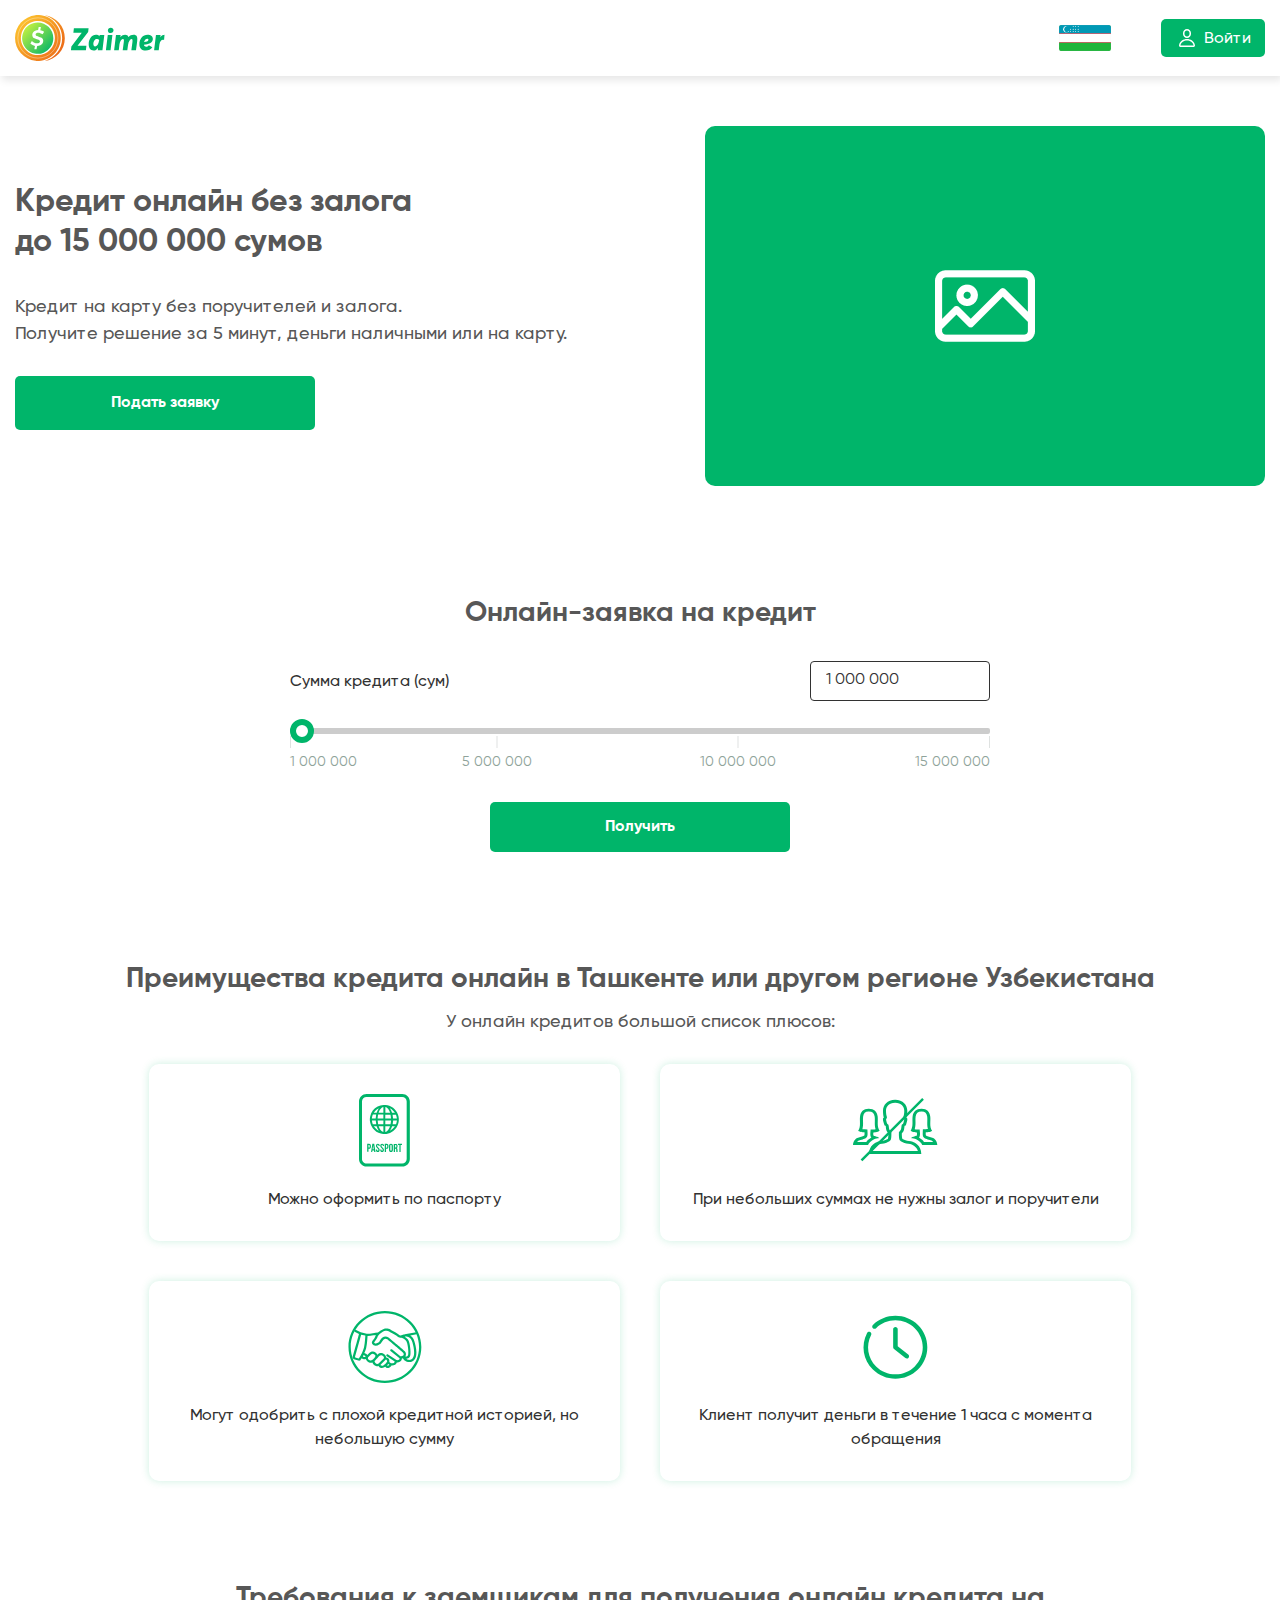
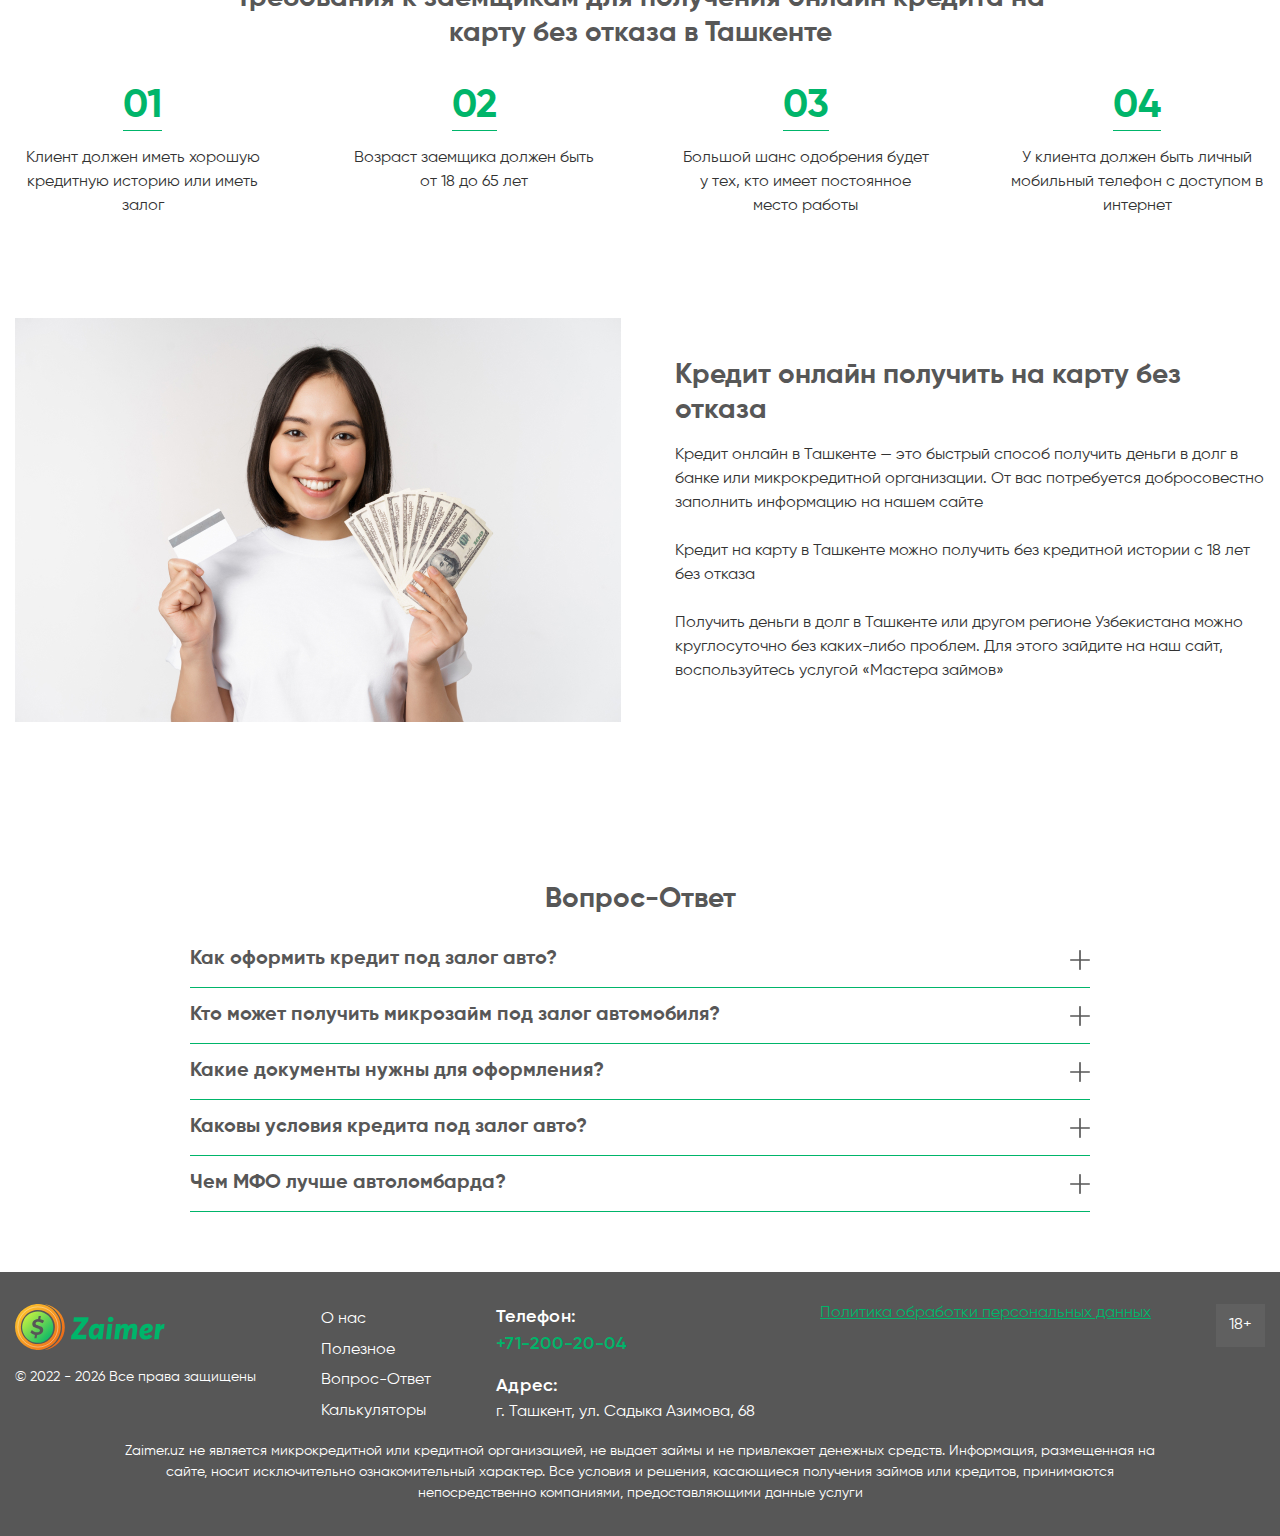
<file: index.html>
<!DOCTYPE html>
<html lang="en">
	<head>
		<meta charset="UTF-8" />
		<meta name="viewport" content="width=device-width, initial-scale=1.0" />
		<title>Document</title>
		<link rel="stylesheet" href="./css/air-datepicker.css" />
		<link rel="stylesheet" href="./css/style.css" />
	</head>
	<body>
		<div class="wrapper">
			<header class="header">
				<div class="container">
					<div class="header__wrapper">
						<a href="/" class="header__logo">
							<img src="./images/header/logo-upd.svg" alt="logo" />
						</a>

						<div class="header__lang lang">
							<div class="lang-top">
								<img src="./images/polylang/uz_UZ.svg" alt="" />
							</div>
							<div class="lang__popup hide">
								<ul class="lang__popup-menu">
									<li>
										<img src="./images/polylang/uz_UZ.svg" alt="" />
									</li>
									<li>
										<img src="./images/polylang/ru_RU.svg" alt="" />
									</li>
								</ul>
							</div>
						</div>

						<a class="header__cabinet" href="#">
							<svg
								width="24"
								height="24"
								viewBox="0 0 24 24"
								fill="none"
								xmlns="http://www.w3.org/2000/svg"
							>
								<path
									fill-rule="evenodd"
									clip-rule="evenodd"
									d="M12 3C9.79086 3 8 4.79086 8 7V8C8 10.2091 9.79086 12 12 12C14.2091 12 16 10.2091 16 8V7C16 4.79086 14.2091 3 12 3ZM9.5 7C9.5 5.61929 10.6193 4.5 12 4.5C13.3807 4.5 14.5 5.61929 14.5 7V8C14.5 9.38071 13.3807 10.5 12 10.5C10.6193 10.5 9.5 9.38071 9.5 8V7ZM5.50232 19.3686C5.97321 16.2577 9.01803 14.5 12.0022 14.5C14.9858 14.5 18.031 16.2577 18.5019 19.3686C18.5046 19.3866 18.5025 19.3972 18.5 19.4048C18.497 19.4137 18.4903 19.4269 18.4759 19.442C18.4453 19.4741 18.3894 19.5039 18.3171 19.5039H5.68718C5.61487 19.5039 5.55898 19.4741 5.52838 19.442C5.51394 19.4269 5.50726 19.4137 5.50427 19.4048C5.50174 19.3972 5.49961 19.3865 5.50232 19.3686ZM12.0022 13C8.57321 13 4.64037 15.0404 4.01922 19.1441C3.85624 20.2208 4.75727 21.0039 5.68718 21.0039H18.3171C19.247 21.0039 20.148 20.2208 19.985 19.1441C19.3638 15.0404 15.4306 13 12.0022 13Z"
								/>
							</svg>

							<span>Войти</span>
						</a>
					</div>
				</div>
			</header>

			<main class="main credit-online">
				<section class="intro">
					<div class="container">
						<div class="intro__wrapper">
							<div class="intro__text">
								<h1 class="intro__title">
									Кредит онлайн без залога <br />
									до 15 000 000 сумов
								</h1>
								<p class="intro__subtitle subtitle">
									Кредит на карту без поручителей и залога. <br />
									Получите решение за 5 минут, деньги наличными или на карту.
								</p>
								<a class="intro__btn btn" href="#">Подать заявку</a>
							</div>
							<div class="intro__img">
								<img src="./images/scoredloan-intro.png" alt="img" />
							</div>
						</div>
					</div>
				</section>

				<section class="req-loan">
					<div class="container">
						<div class="req-loan__wrapper">
							<h2 class="req-loan__title title">Онлайн-заявка на кредит</h2>

							<div class="req-loan__sum">
								<div class="req-loan__sum-top top">
									<p class="top__title">Сумма кредита (сум)</p>
									<div class="top__input">
										<input type="text" />
									</div>
								</div>
								<div class="req-loan__sum-range range">
									<div class="range__input">
										<input
											type="range"
											min="0"
											max="14000000"
											step="500000"
											value="0"
										/>
									</div>
									<div class="range__stages">
										<div class="range__stages-item">
											<span>1 000 000</span>
										</div>
										<div class="range__stages-item">
											<span>5 000 000</span>
										</div>
										<div class="range__stages-item">
											<span>10 000 000</span>
										</div>
										<div class="range__stages-item">
											<span>15 000 000</span>
										</div>
									</div>
								</div>
								<a class="req-loan__sum-btn btn" href="#">Получить</a>
							</div>
						</div>
					</div>
				</section>

				<section class="advantages">
					<div class="container">
						<h2 class="advantages__title title">
							Преимущества кредита онлайн в Ташкенте или другом регионе
							Узбекистана
						</h2>
						<p class="advantages__subtitle subtitle">
							У онлайн кредитов большой список плюсов:
						</p>
						<div class="advantages__items">
							<div class="advantages__item">
								<div class="advantages__item-icon">
									<img
										src="images/credit-online/advantages/adv-icon1.svg"
										alt="icon"
									/>
								</div>
								<p class="advantages__item-title">Можно оформить по паспорту</p>
							</div>
							<div class="advantages__item">
								<div class="advantages__item-icon">
									<img
										src="images/credit-online/advantages/adv-icon2.svg"
										alt="icon"
									/>
								</div>
								<p class="advantages__item-title">
									При небольших суммах не нужны залог и поручители
								</p>
							</div>
							<div class="advantages__item">
								<div class="advantages__item-icon">
									<img
										src="images/credit-online/advantages/adv-icon3.svg"
										alt="icon"
									/>
								</div>
								<p class="advantages__item-title">
									Могут одобрить с плохой кредитной историей, но небольшую сумму
								</p>
							</div>
							<div class="advantages__item">
								<div class="advantages__item-icon">
									<img
										src="images/credit-online/advantages/adv-icon4.svg"
										alt="icon"
									/>
								</div>
								<p class="advantages__item-title">
									Клиент получит деньги в течение 1 часа с момента обращения
								</p>
							</div>
						</div>
					</div>
				</section>

				<section class="requirements">
					<div class="container">
						<h1 class="requirements__title title">
							Требования к заемщикам для получения онлайн кредита на карту без
							отказа в Ташкенте
						</h1>
						<div class="requirements__items">
							<div class="requirements__item">
								<span class="requirements__item-num">01</span>
								<p class="requirements__item-text">
									Клиент должен иметь хорошую кредитную историю или иметь залог
								</p>
							</div>
							<div class="requirements__item">
								<span class="requirements__item-num">02</span>
								<p class="requirements__item-text">
									Возраст заемщика должен быть от 18 до 65 лет
								</p>
							</div>
							<div class="requirements__item">
								<span class="requirements__item-num">03</span>
								<p class="requirements__item-text">
									Большой шанс одобрения будет у тех, кто имеет постоянное место
									работы
								</p>
							</div>
							<div class="requirements__item">
								<span class="requirements__item-num">04</span>
								<p class="requirements__item-text">
									У клиента должен быть личный мобильный телефон с доступом в
									интернет
								</p>
							</div>
						</div>
					</div>
				</section>

				<section class="info">
					<div class="container">
						<div class="info__wrapper">
							<div class="info__img">
								<img src="./images/credit-online/info/info_img.jpg" alt="img" />
							</div>
							<div class="info__content">
								<h2>Кредит онлайн получить на карту без отказа</h2>
								<p>
									Кредит онлайн в Ташкенте — это быстрый способ получить деньги
									в долг в банке или микрокредитной организации. От вас
									потребуется добросовестно заполнить информацию на нашем сайте
									<br /><br />
									Кредит на карту в Ташкенте можно получить без кредитной
									истории с 18 лет без отказа
									<br /><br />
									Получить деньги в долг в Ташкенте или другом регионе
									Узбекистана можно круглосуточно без каких-либо проблем. Для
									этого зайдите на наш сайт, воспользуйтесь услугой «Мастера
									займов»
								</p>
							</div>
						</div>
					</div>
				</section>

				<section class="faq">
					<div class="container">
						<h1 class="faq__title title">Вопрос-Ответ</h1>
						<div class="faq__items">
							<div class="faq__item">
								<div class="faq__item-head">
									<h3 class="faq__item-title">
										Как оформить кредит под залог авто?
									</h3>
									<svg class="faq__item-icon">
										<use xlink:href="./sprite.svg#plus-icon"></use>
									</svg>
								</div>
								<div class="faq__item-content">
									<p>
										Вы можете подать заявку онлайн на официальном сайте,
										заполнив короткую заявку с информацией о желаемой сумме,
										сроке и вашем автомобиле. После предварительного одобрения
										специалисты проверят состояние машины и документы. При
										положительном решении вы заключаете договор и получаете
										деньги наличными или на карту.
									</p>
								</div>
							</div>
							<div class="faq__item">
								<div class="faq__item-head">
									<h3 class="faq__item-title">
										Кто может получить микрозайм под залог автомобиля?
									</h3>
									<svg class="faq__item-icon">
										<use xlink:href="./sprite.svg#plus-icon"></use>
									</svg>
								</div>
								<div class="faq__item-content">
									<p>Займ доступен для лиц:</p>
									<ul>
										<li>От 21 до 55 лет (женщины) или 60 лет (мужчины)</li>
										<li>
											При отсутствии текущей просрочки по действующим кредитам
										</li>
										<li>
											Имеющих в собственности автомобиль без залогов и арестов
										</li>
									</ul>
								</div>
							</div>
							<div class="faq__item">
								<div class="faq__item-head">
									<h3 class="faq__item-title">
										Какие документы нужны для оформления?
									</h3>
									<svg class="faq__item-icon">
										<use xlink:href="./sprite.svg#plus-icon"></use>
									</svg>
								</div>
								<div class="faq__item-content">
									<p>Необходимо подготовить:</p>
									<ul>
										<li>Паспорт</li>
										<li>Техпаспорт на автомобиль</li>
										<li>Свидетельство о браке (если машина куплена в браке)</li>
									</ul>
								</div>
							</div>
							<div class="faq__item">
								<div class="faq__item-head">
									<h3 class="faq__item-title">
										Каковы условия кредита под залог авто?
									</h3>
									<svg class="faq__item-icon">
										<use xlink:href="./sprite.svg#plus-icon"></use>
									</svg>
								</div>
								<div class="faq__item-content">
									<ul>
										<li>Сумма займа: от 5 до 250 миллионов сум</li>
										<li>Срок: от 3 до 36 месяцев</li>
										<li>Ежемесячная ставка: от 3% в месяц</li>
										<li>Размер займа: до 80% от оценки автомобиля</li>
									</ul>
								</div>
							</div>
							<div class="faq__item">
								<div class="faq__item-head">
									<h3 class="faq__item-title">Чем МФО лучше автоломбарда?</h3>
									<svg class="faq__item-icon">
										<use xlink:href="./sprite.svg#plus-icon"></use>
									</svg>
								</div>
								<div class="faq__item-content">
									<p>
										В отличие от автоломбардов, МФО позволяет вам пользоваться
										автомобилем во время действия кредита.
									</p>
								</div>
							</div>
						</div>
					</div>
				</section>
			</main>

			<footer class="footer">
				<div class="container">
					<div class="footer__items">
						<div class="footer__item">
							<a href="/" class="footer__logo">
								<img src="./images/header/logo-upd.svg" alt="logo" />
							</a>
							<div class="footer__copyright">
								© <span></span> Все права защищены
							</div>
						</div>
						<div class="footer__item">
							<nav class="footer__nav">
								<ul class="footer__nav-list">
									<li>
										<a class="footer__nav-link" href="./about.html">О нас</a>
									</li>
									<li>
										<a class="footer__nav-link" href="./helpful.html">
											Полезное
										</a>
									</li>
									<li>
										<a class="footer__nav-link" href="./faq.html">
											Вопрос-Ответ
										</a>
									</li>
									<li>
										<a class="footer__nav-link" href="#">Калькуляторы</a>
									</li>
								</ul>
							</nav>
						</div>
						<div class="footer__item">
							<div class="footer__tel">
								Телефон: <br />
								<a href="tel:+712002004">+71-200-20-04</a>
							</div>
							<div class="footer__address">
								<span>Адрес:</span> г. Ташкент, ул. Садыка Азимова, 68
							</div>
						</div>
						<div class="footer__item">
							<a class="footer__policy" href="#">
								Политика обработки персональных данных
							</a>
						</div>
						<div class="footer__item">
							<div class="footer__age">18+</div>
						</div>
					</div>
					<p class="footer__text">
						Zaimer.uz не является микрокредитной или кредитной организацией, не
						выдает займы и не привлекает денежных средств. Информация,
						размещенная на сайте, носит исключительно ознакомительный характер.
						Все условия и решения, касающиеся получения займов или кредитов,
						принимаются непосредственно компаниями, предоставляющими данные
						услуги
					</p>
				</div>
			</footer>
		</div>

		<script src="./js/air-datepicker.js"></script>
		<script src="./js/imask.js"></script>
		<script src="./js/req-loan.js"></script>
		<script src="./js/faq.js"></script>
		<script src="./js/main.js"></script>
	</body>
</html>
</file>
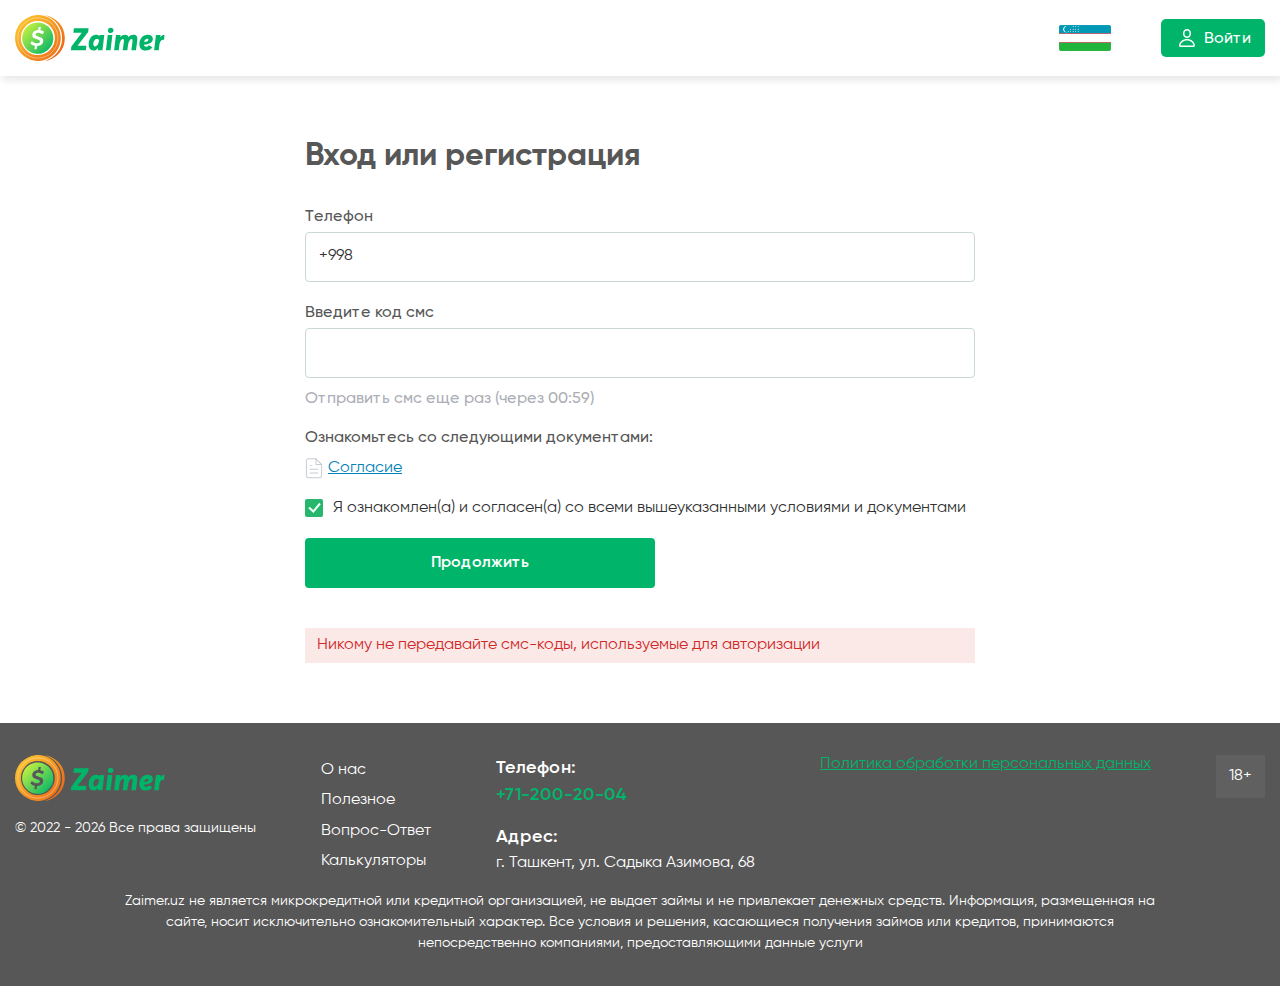
<file: login.html>
<!DOCTYPE html>
<html lang="en">
	<head>
		<meta charset="UTF-8" />
		<meta name="viewport" content="width=device-width, initial-scale=1.0" />
		<title>Document</title>
		<link rel="stylesheet" href="./css/style.css" />
	</head>
	<body>
		<div class="wrapper">
			<header class="header">
				<div class="container">
					<div class="header__wrapper">
						<a href="/" class="header__logo">
							<img src="./images/header/logo-upd.svg" alt="logo" />
						</a>

						<div class="header__lang lang">
							<div class="lang-top">
								<img src="./images/polylang/uz_UZ.svg" alt="" />
							</div>
							<div class="lang__popup hide">
								<ul class="lang__popup-menu">
									<li>
										<img src="./images/polylang/uz_UZ.svg" alt="" />
									</li>
									<li>
										<img src="./images/polylang/ru_RU.svg" alt="" />
									</li>
								</ul>
							</div>
						</div>

						<a class="header__cabinet" href="#">
							<svg
								width="24"
								height="24"
								viewBox="0 0 24 24"
								fill="none"
								xmlns="http://www.w3.org/2000/svg"
							>
								<path
									fill-rule="evenodd"
									clip-rule="evenodd"
									d="M12 3C9.79086 3 8 4.79086 8 7V8C8 10.2091 9.79086 12 12 12C14.2091 12 16 10.2091 16 8V7C16 4.79086 14.2091 3 12 3ZM9.5 7C9.5 5.61929 10.6193 4.5 12 4.5C13.3807 4.5 14.5 5.61929 14.5 7V8C14.5 9.38071 13.3807 10.5 12 10.5C10.6193 10.5 9.5 9.38071 9.5 8V7ZM5.50232 19.3686C5.97321 16.2577 9.01803 14.5 12.0022 14.5C14.9858 14.5 18.031 16.2577 18.5019 19.3686C18.5046 19.3866 18.5025 19.3972 18.5 19.4048C18.497 19.4137 18.4903 19.4269 18.4759 19.442C18.4453 19.4741 18.3894 19.5039 18.3171 19.5039H5.68718C5.61487 19.5039 5.55898 19.4741 5.52838 19.442C5.51394 19.4269 5.50726 19.4137 5.50427 19.4048C5.50174 19.3972 5.49961 19.3865 5.50232 19.3686ZM12.0022 13C8.57321 13 4.64037 15.0404 4.01922 19.1441C3.85624 20.2208 4.75727 21.0039 5.68718 21.0039H18.3171C19.247 21.0039 20.148 20.2208 19.985 19.1441C19.3638 15.0404 15.4306 13 12.0022 13Z"
								/>
							</svg>

							<span>Войти</span>
						</a>
					</div>
				</div>
			</header>

			<main class="main otherpage loginpage">
				<section class="login">
					<div class="container">
						<h1 class="login__title">Вход или регистрация</h1>
						<div class="login__form">
							<div class="login__form-phone phone">
								<span class="phone__head">Телефон</span>
								<div class="phone__field">
									<span class="phone__field-prefix">+998</span>
									<input
										class="phone__field-input"
										type="tel"
										id="login-phone"
										autocomplete="off"
									/>
								</div>
								<div class="input-error phone__error">
									Неверный формат номера
								</div>
							</div>

							<div class="login__form-code code hide">
								<span class="code__head">Введите код смс</span>
								<input
									class="code__input"
									id="login-code"
									type="text"
									maxlength="6"
								/>
								<div class="code__error input-error">Неверный код</div>
								<div class="code__once-again">
									Отправить смс еще раз (через 00:59)
								</div>
							</div>

							<div class="login__form-docs docs">
								<span class="docs__head"
									>Ознакомьтесь со следующими документами:</span
								>
								<ul class="docs__list">
									<li>
										<img src="./images/file-icon.svg" alt="" />
										<a href="#">Согласие</a>
									</li>
								</ul>
							</div>

							<div class="login__form-check check">
								<input
									class="check__input policy-input"
									type="checkbox"
									id="calculate-check"
									checked
								/>
								<label class="check__label" for="calculate-check">
									Я ознакомлен(а) и согласен(а) со всеми вышеуказанными
									условиями и документами
								</label>
							</div>

							<button class="login__form-btn btn">Продолжить</button>

							<span class="login__form-notice"
								>Никому не передавайте смс-коды, используемые для
								авторизации</span
							>
						</div>
					</div>
				</section>
			</main>

			<footer class="footer">
				<div class="container">
					<div class="footer__items">
						<div class="footer__item">
							<a href="/" class="footer__logo">
								<img src="./images/header/logo-upd.svg" alt="logo" />
							</a>
							<div class="footer__copyright">
								© <span></span> Все права защищены
							</div>
						</div>
						<div class="footer__item">
							<nav class="footer__nav">
								<ul class="footer__nav-list">
									<li>
										<a class="footer__nav-link" href="./about.html">О нас</a>
									</li>
									<li>
										<a class="footer__nav-link" href="./helpful.html">
											Полезное
										</a>
									</li>
									<li>
										<a class="footer__nav-link" href="./faq.html">
											Вопрос-Ответ
										</a>
									</li>
									<li>
										<a class="footer__nav-link" href="#">Калькуляторы</a>
									</li>
								</ul>
							</nav>
						</div>
						<div class="footer__item">
							<div class="footer__tel">
								Телефон: <br />
								<a href="tel:+712002004">+71-200-20-04</a>
							</div>
							<div class="footer__address">
								<span>Адрес:</span> г. Ташкент, ул. Садыка Азимова, 68
							</div>
						</div>
						<div class="footer__item">
							<a class="footer__policy" href="#">
								Политика обработки персональных данных
							</a>
						</div>
						<div class="footer__item">
							<div class="footer__age">18+</div>
						</div>
					</div>
					<p class="footer__text">
						Zaimer.uz не является микрокредитной или кредитной организацией, не
						выдает займы и не привлекает денежных средств. Информация,
						размещенная на сайте, носит исключительно ознакомительный характер.
						Все условия и решения, касающиеся получения займов или кредитов,
						принимаются непосредственно компаниями, предоставляющими данные
						услуги
					</p>
				</div>
			</footer>
		</div>
		<script src="./js/main.js"></script>
		<script src="./js/cabinet.js"></script>
	</body>
</html>
</file>
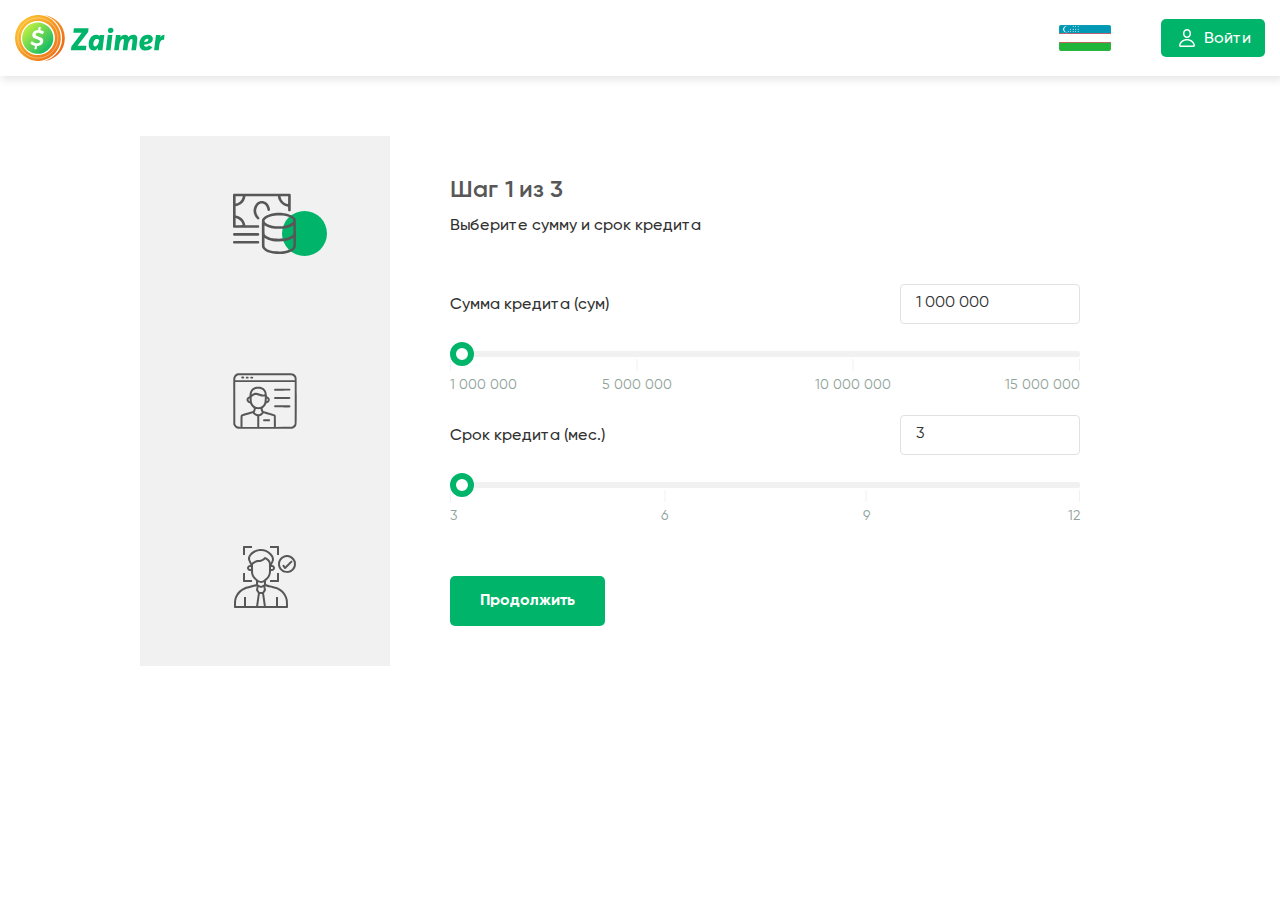
<file: order.html>
<!DOCTYPE html>
<html lang="en">
	<head>
		<meta charset="UTF-8" />
		<meta name="viewport" content="width=device-width, initial-scale=1.0" />
		<title>Document</title>
		<link rel="stylesheet" href="./css/air-datepicker.css" />
		<link rel="stylesheet" href="./css/style.css" />
	</head>
	<body>
		<div class="wrapper">
			<header class="header">
				<div class="container">
					<div class="header__wrapper">
						<a href="/" class="header__logo">
							<img src="./images/header/logo-upd.svg" alt="logo" />
						</a>

						<div class="header__lang lang">
							<div class="lang-top">
								<img src="./images/polylang/uz_UZ.svg" alt="" />
							</div>
							<div class="lang__popup hide">
								<ul class="lang__popup-menu">
									<li>
										<img src="./images/polylang/uz_UZ.svg" alt="" />
									</li>
									<li>
										<img src="./images/polylang/ru_RU.svg" alt="" />
									</li>
								</ul>
							</div>
						</div>

						<a class="header__cabinet" href="#">
							<svg
								width="24"
								height="24"
								viewBox="0 0 24 24"
								fill="none"
								xmlns="http://www.w3.org/2000/svg"
							>
								<path
									fill-rule="evenodd"
									clip-rule="evenodd"
									d="M12 3C9.79086 3 8 4.79086 8 7V8C8 10.2091 9.79086 12 12 12C14.2091 12 16 10.2091 16 8V7C16 4.79086 14.2091 3 12 3ZM9.5 7C9.5 5.61929 10.6193 4.5 12 4.5C13.3807 4.5 14.5 5.61929 14.5 7V8C14.5 9.38071 13.3807 10.5 12 10.5C10.6193 10.5 9.5 9.38071 9.5 8V7ZM5.50232 19.3686C5.97321 16.2577 9.01803 14.5 12.0022 14.5C14.9858 14.5 18.031 16.2577 18.5019 19.3686C18.5046 19.3866 18.5025 19.3972 18.5 19.4048C18.497 19.4137 18.4903 19.4269 18.4759 19.442C18.4453 19.4741 18.3894 19.5039 18.3171 19.5039H5.68718C5.61487 19.5039 5.55898 19.4741 5.52838 19.442C5.51394 19.4269 5.50726 19.4137 5.50427 19.4048C5.50174 19.3972 5.49961 19.3865 5.50232 19.3686ZM12.0022 13C8.57321 13 4.64037 15.0404 4.01922 19.1441C3.85624 20.2208 4.75727 21.0039 5.68718 21.0039H18.3171C19.247 21.0039 20.148 20.2208 19.985 19.1441C19.3638 15.0404 15.4306 13 12.0022 13Z"
								/>
							</svg>

							<span>Войти</span>
						</a>
					</div>
				</div>
			</header>

			<main class="main otherpage">
				<section class="order">
					<div class="container">
						<div class="order__wrapper">
							<div class="order__head">
								<div class="order__head-item order__head-item--active">
									<div class="order__head-item-icon">
										<img src="./images/fiat-money.svg" alt="" />
									</div>
								</div>
								<div class="order__head-item">
									<div class="order__head-item-icon">
										<img src="./images/profile.svg" alt="" />
									</div>
								</div>
								<div class="order__head-item">
									<div class="order__head-item-icon">
										<img src="./images/face-detection.svg" alt="" />
									</div>
								</div>
							</div>

							<div
								class="order__step order__step-1 first-step order__step--active"
							>
								<div class="order__step-head first-step__head">
									<div class="order__step-head-title first-step__head-title">
										Шаг 1 из 3
									</div>
									<div class="order__step-head-text first-step__head-text">
										Выберите сумму и срок кредита
									</div>
								</div>

								<div class="first-step__sum sum">
									<div class="sum__top">
										<div class="sum__top-title">Сумма кредита (сум)</div>
										<div class="sum__top-input">
											<input type="text" />
										</div>
									</div>
									<div class="sum__range">
										<div class="sum__range-input">
											<input
												type="range"
												min="0"
												max="14000000"
												step="500000"
												value="0"
											/>
										</div>
										<div class="sum__range-stages">
											<div class="sum__range-stages-item">
												<span>1 000 000</span>
											</div>
											<div class="sum__range-stages-item">
												<span>5 000 000</span>
											</div>
											<div class="sum__range-stages-item">
												<span>10 000 000</span>
											</div>
											<div class="sum__range-stages-item">
												<span>15 000 000</span>
											</div>
										</div>
									</div>
								</div>

								<div class="first-step__term term">
									<div class="term__top">
										<div class="term__top-title">Срок кредита (мес.)</div>
										<div class="term__top-input">
											<input type="text" />
										</div>
									</div>
									<div class="term__range">
										<div class="term__range-input">
											<input type="range" min="0" max="9" value="0" step="3" />
										</div>
										<div class="term__range-stages">
											<div class="term__range-stages-item">
												<span>3</span>
											</div>
											<div class="term__range-stages-item">
												<span>6</span>
											</div>
											<div class="term__range-stages-item">
												<span>9</span>
											</div>
											<div class="term__range-stages-item">
												<span>12</span>
											</div>
										</div>
									</div>
								</div>

								<button class="order__step-btn btn">Продолжить</button>
							</div>

							<div class="order__step order__step-2 second-step">
								<div class="order__step-head second-step__head">
									<div class="order__step-head-title second-step__head-title">
										Шаг 2 из 3
									</div>
									<div class="order__step-head-text second-step__head-text">
										Укажите свои контактные данные
									</div>
								</div>

								<div class="second-step__form form">
									<div class="form__wrapper">
										<div class="form__inner">
											<div class="form__item">
												<label class="form__item-label" for="passport-series">
													<span class="form__item-head">Серия *</span>
													<input
														class="form__item-input"
														name="passport-series"
														id="passport-series"
														type="text"
														maxlength="2"
														placeholder="Серия"
													/>
												</label>
											</div>
											<div class="form__item">
												<label class="form__item-label" for="passport-number">
													<span class="form__item-head">Номер документа *</span>
													<input
														class="form__item-input"
														name="passport-number"
														id="passport-number"
														type="text"
														maxlength="7"
														placeholder="Номер документа"
													/>
												</label>
											</div>
											<div class="form__item-error form__item-error-msg">
												Поле обязательно к заполнению
											</div>
											<div class="form__item-error form__item-error-series">
												Серия паспорта должна содержать две латинские буквы
											</div>
											<div class="form__item-error form__item-error-number">
												Количество символов должно быть 7
											</div>
										</div>
										<div class="form__item">
											<label class="form__item-label" for="birthdate">
												<span class="form__item-head">Дата рождения *</span>
												<input
													class="item__date form__item-input"
													type="text"
													id="birthdate"
													placeholder="__.__.____"
													autocomplete="off"
												/>
											</label>
											<div class="form__item-error">
												Введите вашу дату рождения
											</div>
										</div>
									</div>
								</div>

								<button class="order__step-btn btn">Продолжить</button>
							</div>

							<div class="order__step order__step-3 third-step">
								<div class="order__step-head third-step__head">
									<div class="order__step-head-title third-step__head-title">
										Шаг 3 из 3
									</div>
									<div class="order__step-head-text third-step__head-text">
										Подтвердите свою личность
									</div>
								</div>
							</div>
						</div>
					</div>
				</section>
			</main>
		</div>
		<script src="./js/imask.js"></script>
		<script src="./js/air-datepicker.js"></script>
		<script src="./js/order.js"></script>
		<script src="./js/main.js"></script>
	</body>
</html>
</file>
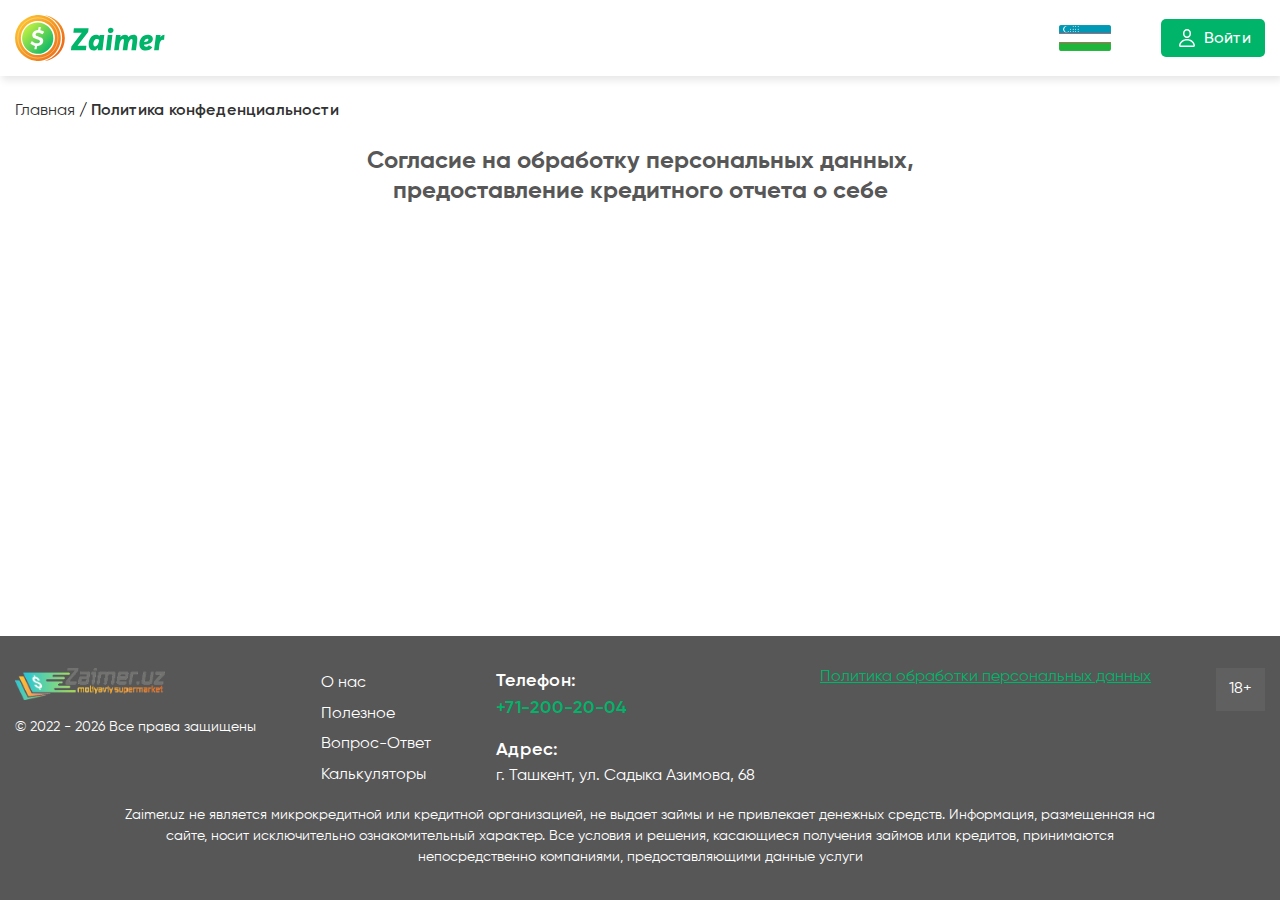
<file: policy.html>
<!DOCTYPE html>
<html lang="en">
	<head>
		<meta charset="UTF-8" />
		<meta name="viewport" content="width=device-width, initial-scale=1.0" />
		<title>Document</title>
		<link rel="stylesheet" href="./css/style.css" />
	</head>
	<body>
		<div class="wrapper">
			<header class="header">
				<div class="container">
					<div class="header__wrapper">
						<a href="/" class="header__logo">
							<img src="./images/header/logo-upd.svg" alt="logo" />
						</a>

						<div class="header__lang lang">
							<div class="lang-top">
								<img src="./images/polylang/uz_UZ.svg" alt="" />
							</div>
							<div class="lang__popup hide">
								<ul class="lang__popup-menu">
									<li>
										<img src="./images/polylang/uz_UZ.svg" alt="" />
									</li>
									<li>
										<img src="./images/polylang/ru_RU.svg" alt="" />
									</li>
								</ul>
							</div>
						</div>

						<a class="header__cabinet" href="#">
							<svg
								width="24"
								height="24"
								viewBox="0 0 24 24"
								fill="none"
								xmlns="http://www.w3.org/2000/svg"
							>
								<path
									fill-rule="evenodd"
									clip-rule="evenodd"
									d="M12 3C9.79086 3 8 4.79086 8 7V8C8 10.2091 9.79086 12 12 12C14.2091 12 16 10.2091 16 8V7C16 4.79086 14.2091 3 12 3ZM9.5 7C9.5 5.61929 10.6193 4.5 12 4.5C13.3807 4.5 14.5 5.61929 14.5 7V8C14.5 9.38071 13.3807 10.5 12 10.5C10.6193 10.5 9.5 9.38071 9.5 8V7ZM5.50232 19.3686C5.97321 16.2577 9.01803 14.5 12.0022 14.5C14.9858 14.5 18.031 16.2577 18.5019 19.3686C18.5046 19.3866 18.5025 19.3972 18.5 19.4048C18.497 19.4137 18.4903 19.4269 18.4759 19.442C18.4453 19.4741 18.3894 19.5039 18.3171 19.5039H5.68718C5.61487 19.5039 5.55898 19.4741 5.52838 19.442C5.51394 19.4269 5.50726 19.4137 5.50427 19.4048C5.50174 19.3972 5.49961 19.3865 5.50232 19.3686ZM12.0022 13C8.57321 13 4.64037 15.0404 4.01922 19.1441C3.85624 20.2208 4.75727 21.0039 5.68718 21.0039H18.3171C19.247 21.0039 20.148 20.2208 19.985 19.1441C19.3638 15.0404 15.4306 13 12.0022 13Z"
								/>
							</svg>

							<span>Войти</span>
						</a>
					</div>
				</div>
			</header>

			<main class="main otherpage policypage">
				<div class="breadcrumbs">
					<div class="container">
						<span><a href="#">Главная</a></span>
						/
						<span><strong>Политика конфеденциальности</strong></span>
					</div>
				</div>
				<section class="policy">
					<div class="container">
						<div class="policy__wrapper">
							<h2 class="policy__title">
								Согласие на обработку персональных данных, предоставление
								кредитного отчета о себе
							</h2>
							<div class="policy__text"></div>
						</div>
					</div>
				</section>
			</main>

			<footer class="footer">
				<div class="container">
					<div class="footer__items">
						<div class="footer__item">
							<a href="/" class="footer__logo">
								<img src="./images/header/logo.webp" alt="logo" />
							</a>
							<div class="footer__copyright">
								© <span></span> Все права защищены
							</div>
						</div>
						<div class="footer__item">
							<nav class="footer__nav">
								<ul class="footer__nav-list">
									<li>
										<a class="footer__nav-link" href="./about.html">О нас</a>
									</li>
									<li>
										<a class="footer__nav-link" href="./helpful.html">
											Полезное
										</a>
									</li>
									<li>
										<a class="footer__nav-link" href="./faq.html">
											Вопрос-Ответ
										</a>
									</li>
									<li>
										<a class="footer__nav-link" href="#">Калькуляторы</a>
									</li>
								</ul>
							</nav>
						</div>
						<div class="footer__item">
							<div class="footer__tel">
								Телефон: <br />
								<a href="tel:+712002004">+71-200-20-04</a>
							</div>
							<div class="footer__address">
								<span>Адрес:</span> г. Ташкент, ул. Садыка Азимова, 68
							</div>
						</div>
						<div class="footer__item">
							<a class="footer__policy" href="#">
								Политика обработки персональных данных
							</a>
						</div>
						<div class="footer__item">
							<div class="footer__age">18+</div>
						</div>
					</div>
					<p class="footer__text">
						Zaimer.uz не является микрокредитной или кредитной организацией, не
						выдает займы и не привлекает денежных средств. Информация,
						размещенная на сайте, носит исключительно ознакомительный характер.
						Все условия и решения, касающиеся получения займов или кредитов,
						принимаются непосредственно компаниями, предоставляющими данные
						услуги
					</p>
				</div>
			</footer>
		</div>
		<script src="./js/main.js"></script>
	</body>
</html>
</file>
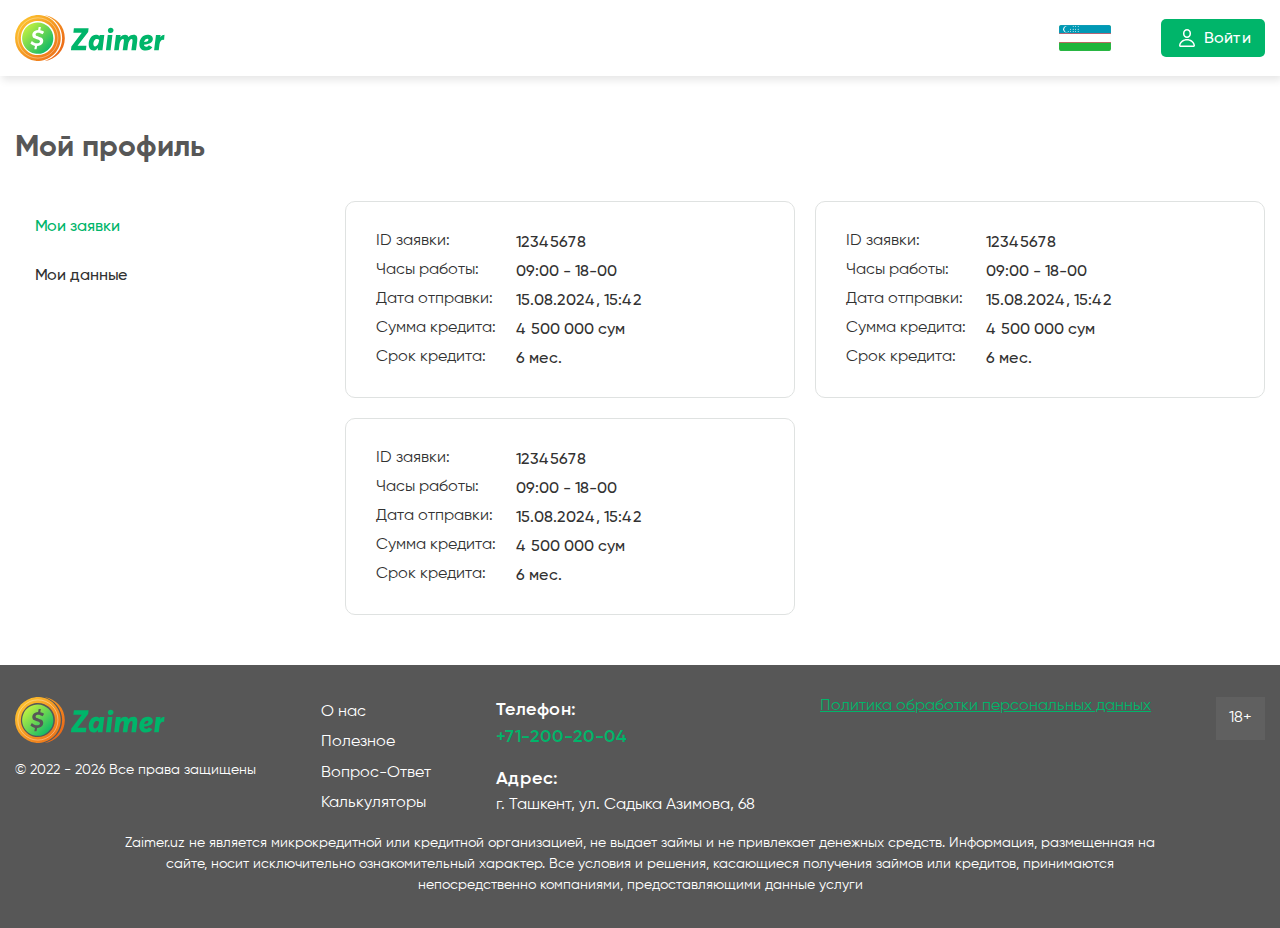
<file: requests.html>
<!DOCTYPE html>
<html lang="en">
	<head>
		<meta charset="UTF-8" />
		<meta name="viewport" content="width=device-width, initial-scale=1.0" />
		<title>Document</title>
		<link rel="stylesheet" href="./css/style.css" />
	</head>
	<body>
		<div class="wrapper">
			<header class="header">
				<div class="container">
					<div class="header__wrapper">
						<a href="/" class="header__logo">
							<img src="./images/header/logo-upd.svg" alt="logo" />
						</a>

						<div class="header__lang lang">
							<div class="lang-top">
								<img src="./images/polylang/uz_UZ.svg" alt="" />
							</div>
							<div class="lang__popup hide">
								<ul class="lang__popup-menu">
									<li>
										<img src="./images/polylang/uz_UZ.svg" alt="" />
									</li>
									<li>
										<img src="./images/polylang/ru_RU.svg" alt="" />
									</li>
								</ul>
							</div>
						</div>

						<a class="header__cabinet" href="#">
							<svg
								width="24"
								height="24"
								viewBox="0 0 24 24"
								fill="none"
								xmlns="http://www.w3.org/2000/svg"
							>
								<path
									fill-rule="evenodd"
									clip-rule="evenodd"
									d="M12 3C9.79086 3 8 4.79086 8 7V8C8 10.2091 9.79086 12 12 12C14.2091 12 16 10.2091 16 8V7C16 4.79086 14.2091 3 12 3ZM9.5 7C9.5 5.61929 10.6193 4.5 12 4.5C13.3807 4.5 14.5 5.61929 14.5 7V8C14.5 9.38071 13.3807 10.5 12 10.5C10.6193 10.5 9.5 9.38071 9.5 8V7ZM5.50232 19.3686C5.97321 16.2577 9.01803 14.5 12.0022 14.5C14.9858 14.5 18.031 16.2577 18.5019 19.3686C18.5046 19.3866 18.5025 19.3972 18.5 19.4048C18.497 19.4137 18.4903 19.4269 18.4759 19.442C18.4453 19.4741 18.3894 19.5039 18.3171 19.5039H5.68718C5.61487 19.5039 5.55898 19.4741 5.52838 19.442C5.51394 19.4269 5.50726 19.4137 5.50427 19.4048C5.50174 19.3972 5.49961 19.3865 5.50232 19.3686ZM12.0022 13C8.57321 13 4.64037 15.0404 4.01922 19.1441C3.85624 20.2208 4.75727 21.0039 5.68718 21.0039H18.3171C19.247 21.0039 20.148 20.2208 19.985 19.1441C19.3638 15.0404 15.4306 13 12.0022 13Z"
								/>
							</svg>

							<span>Войти</span>
						</a>
					</div>
				</div>
			</header>

			<main class="main otherpage cabinetpage">
				<section class="cabinet">
					<div class="container">
						<h1 class="cabinet__title">Мой профиль</h1>
						<div class="cabinet__wrapper">
							<nav class="cabinet__nav">
								<ul class="cabinet__nav-list">
									<li class="cabinet__nav-item cabinet__nav-item--active">
										<a href="requests.html">Мои заявки</a>
									</li>
									<li class="cabinet__nav-item">
										<a href="settings.html">Мои данные</a>
									</li>
								</ul>
							</nav>
							<div class="cabinet__content requests">
								<ul class="requests__list">
									<li class="requests__list-item item">
										<ul class="item__list">
											<li class="item__list-row">
												<div class="item__list-row-label">ID заявки:</div>
												<div class="item__list-row-value">12345678</div>
											</li>
											<li class="item__list-row">
												<div class="item__list-row-label">Часы работы:</div>
												<div class="item__list-row-value">09:00 - 18-00</div>
											</li>
											<li class="item__list-row">
												<div class="item__list-row-label">Дата отправки:</div>
												<div class="item__list-row-value">
													15.08.2024, 15:42
												</div>
											</li>
											<li class="item__list-row">
												<div class="item__list-row-label">Сумма кредита:</div>
												<div class="item__list-row-value">4 500 000 сум</div>
											</li>
											<li class="item__list-row">
												<div class="item__list-row-label">Срок кредита:</div>
												<div class="item__list-row-value">6 мес.</div>
											</li>
										</ul>
									</li>
									<li class="requests__list-item item">
										<ul class="item__list">
											<li class="item__list-row">
												<div class="item__list-row-label">ID заявки:</div>
												<div class="item__list-row-value">12345678</div>
											</li>
											<li class="item__list-row">
												<div class="item__list-row-label">Часы работы:</div>
												<div class="item__list-row-value">09:00 - 18-00</div>
											</li>
											<li class="item__list-row">
												<div class="item__list-row-label">Дата отправки:</div>
												<div class="item__list-row-value">
													15.08.2024, 15:42
												</div>
											</li>
											<li class="item__list-row">
												<div class="item__list-row-label">Сумма кредита:</div>
												<div class="item__list-row-value">4 500 000 сум</div>
											</li>
											<li class="item__list-row">
												<div class="item__list-row-label">Срок кредита:</div>
												<div class="item__list-row-value">6 мес.</div>
											</li>
										</ul>
									</li>
									<li class="requests__list-item item">
										<ul class="item__list">
											<li class="item__list-row">
												<div class="item__list-row-label">ID заявки:</div>
												<div class="item__list-row-value">12345678</div>
											</li>
											<li class="item__list-row">
												<div class="item__list-row-label">Часы работы:</div>
												<div class="item__list-row-value">09:00 - 18-00</div>
											</li>
											<li class="item__list-row">
												<div class="item__list-row-label">Дата отправки:</div>
												<div class="item__list-row-value">
													15.08.2024, 15:42
												</div>
											</li>
											<li class="item__list-row">
												<div class="item__list-row-label">Сумма кредита:</div>
												<div class="item__list-row-value">4 500 000 сум</div>
											</li>
											<li class="item__list-row">
												<div class="item__list-row-label">Срок кредита:</div>
												<div class="item__list-row-value">6 мес.</div>
											</li>
										</ul>
									</li>
								</ul>
							</div>
						</div>
					</div>
				</section>
			</main>

			<footer class="footer">
				<div class="container">
					<div class="footer__items">
						<div class="footer__item">
							<a href="/" class="footer__logo">
								<img src="./images/header/logo-upd.svg" alt="logo" />
							</a>
							<div class="footer__copyright">
								© <span></span> Все права защищены
							</div>
						</div>
						<div class="footer__item">
							<nav class="footer__nav">
								<ul class="footer__nav-list">
									<li>
										<a class="footer__nav-link" href="./about.html">О нас</a>
									</li>
									<li>
										<a class="footer__nav-link" href="./helpful.html">
											Полезное
										</a>
									</li>
									<li>
										<a class="footer__nav-link" href="./faq.html">
											Вопрос-Ответ
										</a>
									</li>
									<li>
										<a class="footer__nav-link" href="#">Калькуляторы</a>
									</li>
								</ul>
							</nav>
						</div>
						<div class="footer__item">
							<div class="footer__tel">
								Телефон: <br />
								<a href="tel:+712002004">+71-200-20-04</a>
							</div>
							<div class="footer__address">
								<span>Адрес:</span> г. Ташкент, ул. Садыка Азимова, 68
							</div>
						</div>
						<div class="footer__item">
							<a class="footer__policy" href="#">
								Политика обработки персональных данных
							</a>
						</div>
						<div class="footer__item">
							<div class="footer__age">18+</div>
						</div>
					</div>
					<p class="footer__text">
						Zaimer.uz не является микрокредитной или кредитной организацией, не
						выдает займы и не привлекает денежных средств. Информация,
						размещенная на сайте, носит исключительно ознакомительный характер.
						Все условия и решения, касающиеся получения займов или кредитов,
						принимаются непосредственно компаниями, предоставляющими данные
						услуги
					</p>
				</div>
			</footer>
		</div>
		<script src="./js/main.js"></script>
		<script src="./js/cabinet.js"></script>
	</body>
</html>
</file>
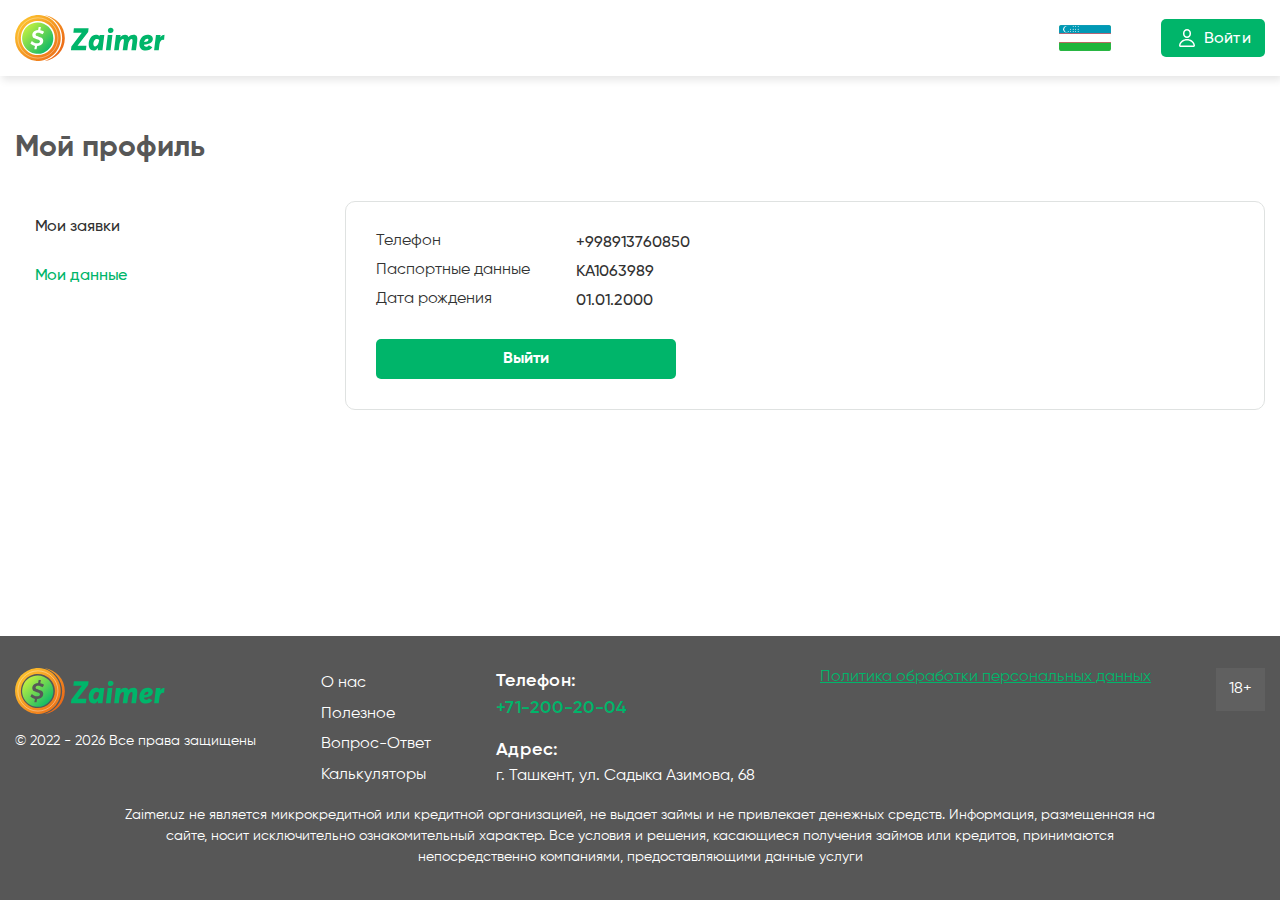
<file: settings.html>
<!DOCTYPE html>
<html lang="en">
	<head>
		<meta charset="UTF-8" />
		<meta name="viewport" content="width=device-width, initial-scale=1.0" />
		<title>Document</title>
		<link rel="stylesheet" href="./css/style.css" />
	</head>
	<body>
		<div class="wrapper">
			<header class="header">
				<div class="container">
					<div class="header__wrapper">
						<a href="/" class="header__logo">
							<img src="./images/header/logo-upd.svg" alt="logo" />
						</a>

						<div class="header__lang lang">
							<div class="lang-top">
								<img src="./images/polylang/uz_UZ.svg" alt="" />
							</div>
							<div class="lang__popup hide">
								<ul class="lang__popup-menu">
									<li>
										<img src="./images/polylang/uz_UZ.svg" alt="" />
									</li>
									<li>
										<img src="./images/polylang/ru_RU.svg" alt="" />
									</li>
								</ul>
							</div>
						</div>

						<a class="header__cabinet" href="#">
							<svg
								width="24"
								height="24"
								viewBox="0 0 24 24"
								fill="none"
								xmlns="http://www.w3.org/2000/svg"
							>
								<path
									fill-rule="evenodd"
									clip-rule="evenodd"
									d="M12 3C9.79086 3 8 4.79086 8 7V8C8 10.2091 9.79086 12 12 12C14.2091 12 16 10.2091 16 8V7C16 4.79086 14.2091 3 12 3ZM9.5 7C9.5 5.61929 10.6193 4.5 12 4.5C13.3807 4.5 14.5 5.61929 14.5 7V8C14.5 9.38071 13.3807 10.5 12 10.5C10.6193 10.5 9.5 9.38071 9.5 8V7ZM5.50232 19.3686C5.97321 16.2577 9.01803 14.5 12.0022 14.5C14.9858 14.5 18.031 16.2577 18.5019 19.3686C18.5046 19.3866 18.5025 19.3972 18.5 19.4048C18.497 19.4137 18.4903 19.4269 18.4759 19.442C18.4453 19.4741 18.3894 19.5039 18.3171 19.5039H5.68718C5.61487 19.5039 5.55898 19.4741 5.52838 19.442C5.51394 19.4269 5.50726 19.4137 5.50427 19.4048C5.50174 19.3972 5.49961 19.3865 5.50232 19.3686ZM12.0022 13C8.57321 13 4.64037 15.0404 4.01922 19.1441C3.85624 20.2208 4.75727 21.0039 5.68718 21.0039H18.3171C19.247 21.0039 20.148 20.2208 19.985 19.1441C19.3638 15.0404 15.4306 13 12.0022 13Z"
								/>
							</svg>

							<span>Войти</span>
						</a>
					</div>
				</div>
			</header>

			<main class="main otherpage cabinetpage">
				<section class="cabinet">
					<div class="container">
						<h1 class="cabinet__title">Мой профиль</h1>
						<div class="cabinet__wrapper">
							<nav class="cabinet__nav">
								<ul class="cabinet__nav-list">
									<li class="cabinet__nav-item">
										<a href="requests.html">Мои заявки</a>
									</li>
									<li class="cabinet__nav-item cabinet__nav-item--active">
										<a href="settings.html">Мои данные</a>
									</li>
								</ul>
							</nav>
							<div class="cabinet__content settings">
								<ul class="settings__list">
									<li class="settings__list-row">
										<div class="settings__list-row-label">Телефон</div>
										<div class="settings__list-row-value">+998913760850</div>
									</li>
									<li class="settings__list-row">
										<div class="settings__list-row-label">
											Паспортные данные
										</div>
										<div class="settings__list-row-value">KA1063989</div>
									</li>
									<li class="settings__list-row">
										<div class="settings__list-row-label">Дата рождения</div>
										<div class="settings__list-row-value">01.01.2000</div>
									</li>
								</ul>
								<!-- <div class="settings__form">
									<div class="settings__form-item">
										<label
											class="settings__form-item-label"
											for="settings-phone"
										>
											<span class="settings__form-item-head">Телефон</span>
											<input
												class="settings__form-item-input"
												type="text"
												name="settings-phone"
												id="settings-phone"
												readonly
												value="+998 91 376-08-50"
											/>
										</label>
									</div>
									<div class="settings__form-inner">
										<div class="settings__form-item">
											<label
												class="settings__form-item-label"
												for="settings-series"
											>
												<span class="settings__form-item-head">Серия</span>
												<input
													class="settings__form-item-input"
													type="text"
													name="settings-series"
													id="settings-series"
													readonly
													value="KA"
												/>
											</label>
										</div>
										<div class="settings__form-item">
											<label
												class="settings__form-item-label"
												for="settings-number"
											>
												<span class="settings__form-item-head">Номер</span>
												<input
													class="settings__form-item-input"
													type="text"
													name="settings-number"
													id="settings-number"
													readonly
													value="1234567"
												/>
											</label>
										</div>
									</div>
									<div class="settings__form-item">
										<label
											class="settings__form-item-label"
											for="settings-birthdate"
										>
											<span class="settings__form-item-head"
												>Дата рождения</span
											>
											<input
												class="settings__form-item-input"
												type="text"
												name="settings-birthdate"
												id="settings-birthdate"
												readonly
												value="01.01.2000"
											/>
										</label>
									</div>
								</div> -->
								<button class="settings__logout btn">Выйти</button>
							</div>
						</div>
					</div>
				</section>
			</main>

			<footer class="footer">
				<div class="container">
					<div class="footer__items">
						<div class="footer__item">
							<a href="/" class="footer__logo">
								<img src="./images/header/logo-upd.svg" alt="logo" />
							</a>
							<div class="footer__copyright">
								© <span></span> Все права защищены
							</div>
						</div>
						<div class="footer__item">
							<nav class="footer__nav">
								<ul class="footer__nav-list">
									<li>
										<a class="footer__nav-link" href="./about.html">О нас</a>
									</li>
									<li>
										<a class="footer__nav-link" href="./helpful.html">
											Полезное
										</a>
									</li>
									<li>
										<a class="footer__nav-link" href="./faq.html">
											Вопрос-Ответ
										</a>
									</li>
									<li>
										<a class="footer__nav-link" href="#">Калькуляторы</a>
									</li>
								</ul>
							</nav>
						</div>
						<div class="footer__item">
							<div class="footer__tel">
								Телефон: <br />
								<a href="tel:+712002004">+71-200-20-04</a>
							</div>
							<div class="footer__address">
								<span>Адрес:</span> г. Ташкент, ул. Садыка Азимова, 68
							</div>
						</div>
						<div class="footer__item">
							<a class="footer__policy" href="#">
								Политика обработки персональных данных
							</a>
						</div>
						<div class="footer__item">
							<div class="footer__age">18+</div>
						</div>
					</div>
					<p class="footer__text">
						Zaimer.uz не является микрокредитной или кредитной организацией, не
						выдает займы и не привлекает денежных средств. Информация,
						размещенная на сайте, носит исключительно ознакомительный характер.
						Все условия и решения, касающиеся получения займов или кредитов,
						принимаются непосредственно компаниями, предоставляющими данные
						услуги
					</p>
				</div>
			</footer>
		</div>
		<script src="./js/main.js"></script>
		<script src="./js/cabinet.js"></script>
	</body>
</html>
</file>
<file: css/air-datepicker.css>
.air-datepicker-cell.-day-.-other-month-,
.air-datepicker-cell.-year-.-other-decade- {
	color: var(--adp-color-other-month);
}
.air-datepicker-cell.-day-.-other-month-:hover,
.air-datepicker-cell.-year-.-other-decade-:hover {
	color: var(--adp-color-other-month-hover);
}
.-disabled-.-focus-.air-datepicker-cell.-day-.-other-month-,
.-disabled-.-focus-.air-datepicker-cell.-year-.-other-decade- {
	color: var(--adp-color-other-month);
}
.-selected-.air-datepicker-cell.-day-.-other-month-,
.-selected-.air-datepicker-cell.-year-.-other-decade- {
	color: #fff;
	background: var(--adp-background-color-selected-other-month);
}
.-selected-.-focus-.air-datepicker-cell.-day-.-other-month-,
.-selected-.-focus-.air-datepicker-cell.-year-.-other-decade- {
	background: var(--adp-background-color-selected-other-month-focused);
}
.-in-range-.air-datepicker-cell.-day-.-other-month-,
.-in-range-.air-datepicker-cell.-year-.-other-decade- {
	background-color: var(--adp-background-color-in-range);
	color: var(--adp-color);
}
.-in-range-.-focus-.air-datepicker-cell.-day-.-other-month-,
.-in-range-.-focus-.air-datepicker-cell.-year-.-other-decade- {
	background-color: var(--adp-background-color-in-range-focused);
}
.air-datepicker-cell.-day-.-other-month-:empty,
.air-datepicker-cell.-year-.-other-decade-:empty {
	background: none;
	border: none;
}
.air-datepicker-cell {
	border-radius: var(--adp-cell-border-radius);
	box-sizing: border-box;
	cursor: pointer;
	display: flex;
	position: relative;
	align-items: center;
	justify-content: center;
	z-index: 1;
}
.air-datepicker-cell.-focus- {
	background: var(--adp-cell-background-color-hover);
}
.air-datepicker-cell.-current- {
	color: var(--adp-color-current-date);
}
.air-datepicker-cell.-current-.-focus- {
	color: var(--adp-color);
}
.air-datepicker-cell.-current-.-in-range- {
	color: var(--adp-color-current-date);
}
.air-datepicker-cell.-disabled- {
	cursor: default;
	color: var(--adp-color-disabled);
}
.air-datepicker-cell.-disabled-.-focus- {
	color: var(--adp-color-disabled);
}
.air-datepicker-cell.-disabled-.-in-range- {
	color: var(--adp-color-disabled-in-range);
}
.air-datepicker-cell.-disabled-.-current-.-focus- {
	color: var(--adp-color-disabled);
}
.air-datepicker-cell.-in-range- {
	background: var(--adp-cell-background-color-in-range);
	border-radius: 0;
}
.air-datepicker-cell.-in-range-:hover {
	background: var(--adp-cell-background-color-in-range-hover);
}
.air-datepicker-cell.-range-from- {
	border: 1px solid var(--adp-cell-border-color-in-range);
	background-color: var(--adp-cell-background-color-in-range);
	border-radius: var(--adp-cell-border-radius) 0 0 var(--adp-cell-border-radius);
}
.air-datepicker-cell.-range-to- {
	border: 1px solid var(--adp-cell-border-color-in-range);
	background-color: var(--adp-cell-background-color-in-range);
	border-radius: 0 var(--adp-cell-border-radius) var(--adp-cell-border-radius) 0;
}
.air-datepicker-cell.-range-to-.-range-from- {
	border-radius: var(--adp-cell-border-radius);
}
.air-datepicker-cell.-selected- {
	color: #fff;
	border: none;
	background: var(--adp-cell-background-color-selected);
}
.air-datepicker-cell.-selected-.-current- {
	color: #fff;
	background: var(--adp-cell-background-color-selected);
}
.air-datepicker-cell.-selected-.-focus- {
	background: var(--adp-cell-background-color-selected-hover);
}

.air-datepicker-body {
	transition: all var(--adp-transition-duration) var(--adp-transition-ease);
}
.air-datepicker-body.-hidden- {
	display: none;
}
.air-datepicker-body--day-names {
	display: grid;
	grid-template-columns: repeat(7, var(--adp-day-cell-width));
	margin: 8px 0 3px;
}
.air-datepicker-body--day-name {
	color: var(--adp-day-name-color);
	display: flex;
	align-items: center;
	justify-content: center;
	flex: 1;
	text-align: center;
	text-transform: uppercase;
	font-size: 0.8em;
}
.air-datepicker-body--day-name.-clickable- {
	cursor: pointer;
}
.air-datepicker-body--day-name.-clickable-:hover {
	color: var(--adp-day-name-color-hover);
}
.air-datepicker-body--cells {
	display: grid;
}
.air-datepicker-body--cells.-days- {
	grid-template-columns: repeat(7, var(--adp-day-cell-width));
	grid-auto-rows: var(--adp-day-cell-height);
}
.air-datepicker-body--cells.-months- {
	grid-template-columns: repeat(3, 1fr);
	grid-auto-rows: var(--adp-month-cell-height);
}
.air-datepicker-body--cells.-years- {
	grid-template-columns: repeat(4, 1fr);
	grid-auto-rows: var(--adp-year-cell-height);
}

.air-datepicker-nav {
	display: flex;
	justify-content: space-between;
	border-bottom: 1px solid var(--adp-border-color-inner);
	min-height: var(--adp-nav-height);
	padding: var(--adp-padding);
	box-sizing: content-box;
}
.-only-timepicker- .air-datepicker-nav {
	display: none;
}
.air-datepicker-nav--title,
.air-datepicker-nav--action {
	display: flex;
	cursor: pointer;
	align-items: center;
	justify-content: center;
}
.air-datepicker-nav--action {
	width: var(--adp-nav-action-size);
	border-radius: var(--adp-border-radius);
	-webkit-user-select: none;
	-moz-user-select: none;
	user-select: none;
}
.air-datepicker-nav--action:hover {
	background: var(--adp-background-color-hover);
}
.air-datepicker-nav--action:active {
	background: var(--adp-background-color-active);
}
.air-datepicker-nav--action.-disabled- {
	visibility: hidden;
}
.air-datepicker-nav--action svg {
	width: 32px;
	height: 32px;
}
.air-datepicker-nav--action path {
	fill: none;
	stroke: var(--adp-nav-arrow-color);
	stroke-width: 2px;
}
.air-datepicker-nav--title {
	border-radius: var(--adp-border-radius);
	padding: 0 8px;
}
.air-datepicker-nav--title i {
	font-style: normal;
	color: var(--adp-nav-color-secondary);
	margin-left: 0.3em;
}
.air-datepicker-nav--title:hover {
	background: var(--adp-background-color-hover);
}
.air-datepicker-nav--title:active {
	background: var(--adp-background-color-active);
}
.air-datepicker-nav--title.-disabled- {
	cursor: default;
	background: none;
}

.air-datepicker-buttons {
	display: grid;
	grid-auto-columns: 1fr;
	grid-auto-flow: column;
}
.air-datepicker-button {
	display: inline-flex;
	color: var(--adp-btn-color);
	border-radius: var(--adp-btn-border-radius);
	cursor: pointer;
	height: var(--adp-btn-height);
	border: none;
	background: rgba(255, 255, 255, 0);
}
.air-datepicker-button:hover {
	color: var(--adp-btn-color-hover);
	background: var(--adp-btn-background-color-hover);
}
.air-datepicker-button:focus {
	color: var(--adp-btn-color-hover);
	background: var(--adp-btn-background-color-hover);
	outline: none;
}
.air-datepicker-button:active {
	background: var(--adp-btn-background-color-active);
}
.air-datepicker-button span {
	outline: none;
	display: flex;
	align-items: center;
	justify-content: center;
	width: 100%;
	height: 100%;
}

.air-datepicker-time {
	display: grid;
	grid-template-columns: -webkit-max-content 1fr;
	grid-template-columns: max-content 1fr;
	grid-column-gap: 12px;
	align-items: center;
	position: relative;
	padding: 0 var(--adp-time-padding-inner);
}
.-only-timepicker- .air-datepicker-time {
	border-top: none;
}
.air-datepicker-time--current {
	display: flex;
	align-items: center;
	flex: 1;
	font-size: 14px;
	text-align: center;
}
.air-datepicker-time--current-colon {
	margin: 0 2px 3px;
	line-height: 1;
}
.air-datepicker-time--current-hours,
.air-datepicker-time--current-minutes {
	line-height: 1;
	font-size: 19px;
	font-family: 'Century Gothic', CenturyGothic, AppleGothic, sans-serif;
	position: relative;
	z-index: 1;
}
.air-datepicker-time--current-hours:after,
.air-datepicker-time--current-minutes:after {
	content: '';
	background: var(--adp-background-color-hover);
	border-radius: var(--adp-border-radius);
	position: absolute;
	left: -2px;
	top: -3px;
	right: -2px;
	bottom: -2px;
	z-index: -1;
	opacity: 0;
}
.air-datepicker-time--current-hours.-focus-:after,
.air-datepicker-time--current-minutes.-focus-:after {
	opacity: 1;
}
.air-datepicker-time--current-ampm {
	text-transform: uppercase;
	align-self: flex-end;
	color: var(--adp-time-day-period-color);
	margin-left: 6px;
	font-size: 11px;
	margin-bottom: 1px;
}
.air-datepicker-time--row {
	display: flex;
	align-items: center;
	font-size: 11px;
	height: 17px;
	background: linear-gradient(
			to right,
			var(--adp-time-track-color),
			var(--adp-time-track-color)
		)
		left 50%/100% var(--adp-time-track-height) no-repeat;
}
.air-datepicker-time--row:first-child {
	margin-bottom: 4px;
}
.air-datepicker-time--row input[type='range'] {
	background: none;
	cursor: pointer;
	flex: 1;
	height: 100%;
	width: 100%;
	padding: 0;
	margin: 0;
	-webkit-appearance: none;
}
.air-datepicker-time--row input[type='range']::-webkit-slider-thumb {
	-webkit-appearance: none;
}
.air-datepicker-time--row input[type='range']::-ms-tooltip {
	display: none;
}
.air-datepicker-time--row input[type='range']:hover::-webkit-slider-thumb {
	border-color: var(--adp-time-track-color-hover);
}
.air-datepicker-time--row input[type='range']:hover::-moz-range-thumb {
	border-color: var(--adp-time-track-color-hover);
}
.air-datepicker-time--row input[type='range']:hover::-ms-thumb {
	border-color: var(--adp-time-track-color-hover);
}
.air-datepicker-time--row input[type='range']:focus {
	outline: none;
}
.air-datepicker-time--row input[type='range']:focus::-webkit-slider-thumb {
	background: var(--adp-cell-background-color-selected);
	border-color: var(--adp-cell-background-color-selected);
}
.air-datepicker-time--row input[type='range']:focus::-moz-range-thumb {
	background: var(--adp-cell-background-color-selected);
	border-color: var(--adp-cell-background-color-selected);
}
.air-datepicker-time--row input[type='range']:focus::-ms-thumb {
	background: var(--adp-cell-background-color-selected);
	border-color: var(--adp-cell-background-color-selected);
}
.air-datepicker-time--row input[type='range']::-webkit-slider-thumb {
	box-sizing: border-box;
	height: 12px;
	width: 12px;
	border-radius: 3px;
	border: 1px solid var(--adp-time-track-color);
	background: #fff;
	cursor: pointer;
	-webkit-transition: background var(--adp-transition-duration);
	transition: background var(--adp-transition-duration);
}
.air-datepicker-time--row input[type='range']::-moz-range-thumb {
	box-sizing: border-box;
	height: 12px;
	width: 12px;
	border-radius: 3px;
	border: 1px solid var(--adp-time-track-color);
	background: #fff;
	cursor: pointer;
	-moz-transition: background var(--adp-transition-duration);
	transition: background var(--adp-transition-duration);
}
.air-datepicker-time--row input[type='range']::-ms-thumb {
	box-sizing: border-box;
	height: 12px;
	width: 12px;
	border-radius: 3px;
	border: 1px solid var(--adp-time-track-color);
	background: #fff;
	cursor: pointer;
	-ms-transition: background var(--adp-transition-duration);
	transition: background var(--adp-transition-duration);
}
.air-datepicker-time--row input[type='range']::-webkit-slider-thumb {
	margin-top: calc(var(--adp-time-thumb-size) / 2 * -1);
}
.air-datepicker-time--row input[type='range']::-webkit-slider-runnable-track {
	border: none;
	height: var(--adp-time-track-height);
	cursor: pointer;
	color: transparent;
	background: transparent;
}
.air-datepicker-time--row input[type='range']::-moz-range-track {
	border: none;
	height: var(--adp-time-track-height);
	cursor: pointer;
	color: transparent;
	background: transparent;
}
.air-datepicker-time--row input[type='range']::-ms-track {
	border: none;
	height: var(--adp-time-track-height);
	cursor: pointer;
	color: transparent;
	background: transparent;
}
.air-datepicker-time--row input[type='range']::-ms-fill-lower {
	background: transparent;
}
.air-datepicker-time--row input[type='range']::-ms-fill-upper {
	background: transparent;
}

.air-datepicker {
	--adp-font-family: -apple-system, BlinkMacSystemFont, 'Segoe UI', Roboto,
		Helvetica, Arial, sans-serif, 'Apple Color Emoji', 'Segoe UI Emoji',
		'Segoe UI Symbol';
	--adp-font-size: 14px;
	--adp-width: 246px;
	--adp-z-index: 100;
	--adp-padding: 4px;
	--adp-grid-areas: 'nav' 'body' 'timepicker' 'buttons';
	--adp-transition-duration: 0.3s;
	--adp-transition-ease: ease-out;
	--adp-transition-offset: 8px;
	--adp-background-color: #fff;
	--adp-background-color-hover: #f0f0f0;
	--adp-background-color-active: #eaeaea;
	--adp-background-color-in-range: rgba(92, 196, 239, 0.1);
	--adp-background-color-in-range-focused: rgba(92, 196, 239, 0.2);
	--adp-background-color-selected-other-month-focused: #8ad5f4;
	--adp-background-color-selected-other-month: #a2ddf6;
	--adp-color: #4a4a4a;
	--adp-color-secondary: #9c9c9c;
	--adp-accent-color: #4eb5e6;
	--adp-color-current-date: var(--adp-accent-color);
	--adp-color-other-month: #dedede;
	--adp-color-disabled: #aeaeae;
	--adp-color-disabled-in-range: #939393;
	--adp-color-other-month-hover: #c5c5c5;
	--adp-border-color: #dbdbdb;
	--adp-border-color-inner: #efefef;
	--adp-border-radius: 4px;
	--adp-border-color-inline: #d7d7d7;
	--adp-nav-height: 32px;
	--adp-nav-arrow-color: var(--adp-color-secondary);
	--adp-nav-action-size: 32px;
	--adp-nav-color-secondary: var(--adp-color-secondary);
	--adp-day-name-color: #ff9a19;
	--adp-day-name-color-hover: #8ad5f4;
	--adp-day-cell-width: 1fr;
	--adp-day-cell-height: 32px;
	--adp-month-cell-height: 42px;
	--adp-year-cell-height: 56px;
	--adp-pointer-size: 10px;
	--adp-poiner-border-radius: 2px;
	--adp-pointer-offset: 14px;
	--adp-cell-border-radius: 4px;
	--adp-cell-background-color-hover: var(--adp-background-color-hover);
	--adp-cell-background-color-selected: #5cc4ef;
	--adp-cell-background-color-selected-hover: #45bced;
	--adp-cell-background-color-in-range: rgba(92, 196, 239, 0.1);
	--adp-cell-background-color-in-range-hover: rgba(92, 196, 239, 0.2);
	--adp-cell-border-color-in-range: var(--adp-cell-background-color-selected);
	--adp-btn-height: 32px;
	--adp-btn-color: var(--adp-accent-color);
	--adp-btn-color-hover: var(--adp-color);
	--adp-btn-border-radius: var(--adp-border-radius);
	--adp-btn-background-color-hover: var(--adp-background-color-hover);
	--adp-btn-background-color-active: var(--adp-background-color-active);
	--adp-time-track-height: 1px;
	--adp-time-track-color: #dedede;
	--adp-time-track-color-hover: #b1b1b1;
	--adp-time-thumb-size: 12px;
	--adp-time-padding-inner: 10px;
	--adp-time-day-period-color: var(--adp-color-secondary);
	--adp-mobile-font-size: 16px;
	--adp-mobile-nav-height: 40px;
	--adp-mobile-width: 320px;
	--adp-mobile-day-cell-height: 38px;
	--adp-mobile-month-cell-height: 48px;
	--adp-mobile-year-cell-height: 64px;
}
.air-datepicker-overlay {
	--adp-overlay-background-color: rgba(0, 0, 0, 0.3);
	--adp-overlay-transition-duration: 0.3s;
	--adp-overlay-transition-ease: ease-out;
	--adp-overlay-z-index: 99;
}

.air-datepicker {
	background: var(--adp-background-color);
	border: 1px solid var(--adp-border-color);
	box-shadow: 0 4px 12px rgba(0, 0, 0, 0.15);
	border-radius: var(--adp-border-radius);
	box-sizing: content-box;
	display: grid;
	grid-template-columns: 1fr;
	grid-template-rows: repeat(4, -webkit-max-content);
	grid-template-rows: repeat(4, max-content);
	grid-template-areas: var(--adp-grid-areas);
	font-family: var(--adp-font-family), sans-serif;
	font-size: var(--adp-font-size);
	color: var(--adp-color);
	width: var(--adp-width);
	position: absolute;
	transition: opacity var(--adp-transition-duration) var(--adp-transition-ease),
		transform var(--adp-transition-duration) var(--adp-transition-ease);
	z-index: var(--adp-z-index);
}
.air-datepicker:not(.-custom-position-) {
	opacity: 0;
}
.air-datepicker.-from-top- {
	transform: translateY(calc(var(--adp-transition-offset) * -1));
}
.air-datepicker.-from-right- {
	transform: translateX(var(--adp-transition-offset));
}
.air-datepicker.-from-bottom- {
	transform: translateY(var(--adp-transition-offset));
}
.air-datepicker.-from-left- {
	transform: translateX(calc(var(--adp-transition-offset) * -1));
}
.air-datepicker.-active-:not(.-custom-position-) {
	transform: translate(0, 0);
	opacity: 1;
}
.air-datepicker.-active-.-custom-position- {
	transition: none;
}
.air-datepicker.-inline- {
	border-color: var(--adp-border-color-inline);
	box-shadow: none;
	position: static;
	left: auto;
	right: auto;
	opacity: 1;
	transform: none;
}
.air-datepicker.-inline- .air-datepicker--pointer {
	display: none;
}
.air-datepicker.-is-mobile- {
	--adp-font-size: var(--adp-mobile-font-size);
	--adp-day-cell-height: var(--adp-mobile-day-cell-height);
	--adp-month-cell-height: var(--adp-mobile-month-cell-height);
	--adp-year-cell-height: var(--adp-mobile-year-cell-height);
	--adp-nav-height: var(--adp-mobile-nav-height);
	--adp-nav-action-size: var(--adp-mobile-nav-height);
	position: fixed;
	width: var(--adp-mobile-width);
	border: none;
}
.air-datepicker.-is-mobile- * {
	-webkit-tap-highlight-color: transparent;
}
.air-datepicker.-is-mobile- .air-datepicker--pointer {
	display: none;
}
.air-datepicker.-is-mobile-:not(.-custom-position-) {
	transform: translate(-50%, calc(-50% + var(--adp-transition-offset)));
}
.air-datepicker.-is-mobile-.-active-:not(.-custom-position-) {
	transform: translate(-50%, -50%);
}
.air-datepicker.-custom-position- {
	transition: none;
}
.air-datepicker-global-container {
	position: absolute;
	left: 0;
	top: 0;
}
.air-datepicker--pointer {
	--pointer-half-size: calc(var(--adp-pointer-size) / 2);
	position: absolute;
	width: var(--adp-pointer-size);
	height: var(--adp-pointer-size);
	z-index: -1;
}
.air-datepicker--pointer:after {
	content: '';
	position: absolute;
	background: #fff;
	border-top: 1px solid var(--adp-border-color-inline);
	border-right: 1px solid var(--adp-border-color-inline);
	border-top-right-radius: var(--adp-poiner-border-radius);
	width: var(--adp-pointer-size);
	height: var(--adp-pointer-size);
	box-sizing: border-box;
}
.-top-left- .air-datepicker--pointer,
.-top-center- .air-datepicker--pointer,
.-top-right- .air-datepicker--pointer,
[data-popper-placement^='top'] .air-datepicker--pointer {
	top: calc(100% - var(--pointer-half-size) + 1px);
}
.-top-left- .air-datepicker--pointer:after,
.-top-center- .air-datepicker--pointer:after,
.-top-right- .air-datepicker--pointer:after,
[data-popper-placement^='top'] .air-datepicker--pointer:after {
	transform: rotate(135deg);
}
.-right-top- .air-datepicker--pointer,
.-right-center- .air-datepicker--pointer,
.-right-bottom- .air-datepicker--pointer,
[data-popper-placement^='right'] .air-datepicker--pointer {
	right: calc(100% - var(--pointer-half-size) + 1px);
}
.-right-top- .air-datepicker--pointer:after,
.-right-center- .air-datepicker--pointer:after,
.-right-bottom- .air-datepicker--pointer:after,
[data-popper-placement^='right'] .air-datepicker--pointer:after {
	transform: rotate(225deg);
}
.-bottom-left- .air-datepicker--pointer,
.-bottom-center- .air-datepicker--pointer,
.-bottom-right- .air-datepicker--pointer,
[data-popper-placement^='bottom'] .air-datepicker--pointer {
	bottom: calc(100% - var(--pointer-half-size) + 1px);
}
.-bottom-left- .air-datepicker--pointer:after,
.-bottom-center- .air-datepicker--pointer:after,
.-bottom-right- .air-datepicker--pointer:after,
[data-popper-placement^='bottom'] .air-datepicker--pointer:after {
	transform: rotate(315deg);
}
.-left-top- .air-datepicker--pointer,
.-left-center- .air-datepicker--pointer,
.-left-bottom- .air-datepicker--pointer,
[data-popper-placement^='left'] .air-datepicker--pointer {
	left: calc(100% - var(--pointer-half-size) + 1px);
}
.-left-top- .air-datepicker--pointer:after,
.-left-center- .air-datepicker--pointer:after,
.-left-bottom- .air-datepicker--pointer:after,
[data-popper-placement^='left'] .air-datepicker--pointer:after {
	transform: rotate(45deg);
}
.-top-left- .air-datepicker--pointer,
.-bottom-left- .air-datepicker--pointer {
	left: var(--adp-pointer-offset);
}
.-top-right- .air-datepicker--pointer,
.-bottom-right- .air-datepicker--pointer {
	right: var(--adp-pointer-offset);
}
.-top-center- .air-datepicker--pointer,
.-bottom-center- .air-datepicker--pointer {
	left: calc(50% - var(--adp-pointer-size) / 2);
}
.-left-top- .air-datepicker--pointer,
.-right-top- .air-datepicker--pointer {
	top: var(--adp-pointer-offset);
}
.-left-bottom- .air-datepicker--pointer,
.-right-bottom- .air-datepicker--pointer {
	bottom: var(--adp-pointer-offset);
}
.-left-center- .air-datepicker--pointer,
.-right-center- .air-datepicker--pointer {
	top: calc(50% - var(--adp-pointer-size) / 2);
}
.air-datepicker--navigation {
	grid-area: nav;
}
.air-datepicker--content {
	box-sizing: content-box;
	padding: var(--adp-padding);
	grid-area: body;
}
.-only-timepicker- .air-datepicker--content {
	display: none;
}
.air-datepicker--time {
	grid-area: timepicker;
}
.air-datepicker--buttons {
	grid-area: buttons;
}
.air-datepicker--buttons,
.air-datepicker--time {
	padding: var(--adp-padding);
	border-top: 1px solid var(--adp-border-color-inner);
}
.air-datepicker-overlay {
	position: fixed;
	background: var(--adp-overlay-background-color);
	left: 0;
	top: 0;
	width: 0;
	height: 0;
	opacity: 0;
	transition: opacity var(--adp-overlay-transition-duration)
			var(--adp-overlay-transition-ease),
		left 0s, height 0s, width 0s;
	transition-delay: 0s, var(--adp-overlay-transition-duration),
		var(--adp-overlay-transition-duration),
		var(--adp-overlay-transition-duration);
	z-index: var(--adp-overlay-z-index);
}
.air-datepicker-overlay.-active- {
	opacity: 1;
	width: 100%;
	height: 100%;
	transition: opacity var(--adp-overlay-transition-duration)
			var(--adp-overlay-transition-ease),
		height 0s, width 0s;
}
</file>
<file: css/style.css>
@font-face {
  font-family: "Gilroy";
  src: url("../fonts/Gilroy-Regular.woff"), url("../fonts/Gilroy-Regular.woff2");
  font-style: normal;
  font-weight: 400;
  font-display: swap;
}
@font-face {
  font-family: "Gilroy";
  src: url("../fonts/Gilroy-Medium.woff"), url("../fonts/Gilroy-Medium.woff2");
  font-style: normal;
  font-weight: 500;
  font-display: swap;
}
@font-face {
  font-family: "Gilroy";
  src: url("../fonts/Gilroy-Semibold.woff"), url("../fonts/Gilroy-Semibold.woff2");
  font-style: normal;
  font-weight: 600;
  font-display: swap;
}
@font-face {
  font-family: "Gilroy";
  src: url("../fonts/Gilroy-Bold.woff"), url("../fonts/Gilroy-Bold.woff2");
  font-style: normal;
  font-weight: 700;
  font-display: swap;
}
/* Reset and base styles  */
* {
  padding: 0px;
  margin: 0px;
  border: none;
}

*,
*::before,
*::after {
  box-sizing: border-box;
}

/* Links */
a,
a:link,
a:visited {
  text-decoration: none;
}

a:hover {
  text-decoration: none;
}

/* Common */
aside,
nav,
footer,
header,
section,
main {
  display: block;
}

h1,
h2,
h3,
h4,
h5,
h6,
p {
  font-size: inherit;
  font-weight: inherit;
}

ul,
ul li {
  list-style: none;
}

img {
  vertical-align: top;
}

img,
svg {
  max-width: 100%;
  height: auto;
}

address {
  font-style: normal;
}

/* Form */
input,
textarea,
button,
select {
  font-family: inherit;
  font-size: inherit;
  line-height: inherit;
  color: inherit;
  background-color: transparent;
  outline: none;
}

input::-ms-clear {
  display: none;
}

button,
input[type=submit] {
  display: inline-block;
  box-shadow: none;
  background-color: transparent;
  background: none;
  cursor: pointer;
}

input:focus,
input:active,
button:focus,
button:active {
  outline: none;
}

button::-moz-focus-inner {
  padding: 0;
  border: 0;
}

label {
  cursor: pointer;
}

legend {
  display: block;
}

input[type=number]::-webkit-inner-spin-button,
input[type=number]::-webkit-outer-spin-button {
  -webkit-appearance: none;
  margin: 0;
}

input[type=number] {
  -moz-appearance: textfield;
}

select {
  -webkit-appearance: none;
  -moz-appearance: none;
  appearance: none;
}

html,
body {
  height: 100%;
  margin: 0;
  padding: 0;
  font-family: "Gilroy", sans-serif;
  font-weight: 400;
  scroll-behavior: smooth;
}

/* width */
::-webkit-scrollbar {
  width: 10px;
}

/* Track */
::-webkit-scrollbar-track {
  background: #dddddd;
}

/* Handle */
::-webkit-scrollbar-thumb {
  background: #00b56a;
}

.wrapper {
  min-height: 100%;
  display: flex;
  flex-direction: column;
}

.main {
  flex: 1 1 auto;
}
.main.otherpage {
  padding-top: 75.8px;
}

@media (max-width: 992px) {
  .main.otherpage {
    padding-top: 65.8px;
  }
}
@media (max-width: 576px) {
  .main.otherpage {
    padding-top: 58px;
  }
}
.air-datepicker {
  width: 300px;
  box-shadow: none;
  border-radius: 5px;
}

.no-scroll {
  overflow: hidden;
}

.container {
  max-width: 1350px;
  padding: 0 15px;
  margin: 0 auto;
}

.title {
  font-weight: 700;
  font-size: 28px;
  color: #575757;
  text-align: center;
}
@media (max-width: 576px) {
  .title {
    font-size: 22px;
  }
}

.subtitle {
  margin-top: 10px;
  font-size: 18px;
  font-weight: 500;
  color: #575757;
  line-height: 1.5;
  text-align: center;
}
@media (max-width: 576px) {
  .subtitle {
    font-size: 16px;
  }
}

.btn {
  width: 300px;
  height: 54px;
  display: flex;
  align-items: center;
  justify-content: center;
  font-size: 16px;
  font-weight: 700;
  color: #ffffff;
  text-align: center;
  border-radius: 5px;
  background-color: #00b56a;
  transition: all 0.2s ease-in-out;
}
@media (hover: hover) {
  .btn:hover {
    color: #ffffff;
    background-color: #009d5b;
  }
}
@media (hover: none) {
  .btn:active {
    color: #00b56a;
    background-color: #ffffff;
  }
}

.breadcrumbs {
  margin: 25px 0;
}
.breadcrumbs .container {
  padding: 0 15px !important;
}
.breadcrumbs span a {
  font-size: 16px;
  color: #323232;
}
.breadcrumbs span strong {
  font-size: 16px;
  font-weight: 600;
  color: #323232;
}

input::-moz-placeholder {
  color: #aaa;
}

input::placeholder {
  color: #aaa;
}

.select {
  width: 100%;
  position: relative;
}
.select select {
  padding: 0 20px;
  width: 100%;
  height: 60px;
  border: 1px solid #606060;
}
.select select.error {
  border: 1px solid red;
}
.select svg {
  position: absolute;
  bottom: 19px;
  right: 20px;
  width: 22px;
  height: 22px;
  transform: rotate(180deg);
  pointer-events: none;
}

.not-found {
  padding-top: 200px;
  display: flex;
  flex-direction: column;
  align-items: center;
}
@media (max-width: 1350px) {
  .not-found {
    padding-top: 100px;
  }
}
@media (max-width: 768px) {
  .not-found {
    padding: 50px 0;
  }
}
.not-found__title {
  font-size: 40px;
  font-weight: 700;
  color: #00b56a;
  text-align: center;
}
@media (max-width: 768px) {
  .not-found__title {
    font-size: 30px;
  }
}
.not-found__link {
  width: 250px;
  margin: 30px auto 0;
  display: flex;
  align-items: center;
  justify-content: center;
  height: 60px;
  font-size: 16px;
  font-weight: 700;
  color: #ffffff;
  background-color: #00b56a;
  transition: all 0.2s linear;
  border: 2px solid #00b56a;
}
.not-found__link:hover {
  color: #00b56a;
  background-color: #ffffff;
}

.header {
  width: 100%;
  position: fixed;
  transition: all 0.2s linear;
  z-index: 5;
}
.header.sticky {
  box-shadow: 2px 4px 8px rgba(0, 0, 0, 0.1);
  background-color: #ffffff;
}
.header.sticky .hamburger {
  color: #323232;
  border-color: #323232;
}
.header.sticky .hamburger--active {
  color: #00b56a;
}
.header.sticky .lang-top {
  color: #323232 !important;
}
.header__wrapper {
  padding: 15px 0;
  display: flex;
  align-items: center;
  position: relative;
}
.header__logo {
  z-index: 3;
}
.header__logo img {
  width: 150px;
}
.header .lang {
  margin-left: auto;
  position: relative;
  z-index: 2;
}
.header .lang-top {
  display: flex;
  align-items: center;
  -moz-column-gap: 5px;
       column-gap: 5px;
  font-size: 16px;
  font-weight: 600;
  color: #ffffff;
}
.header .lang-top img {
  width: 52px;
  height: auto;
}
@media (hover: hover) {
  .header .lang-top:hover {
    cursor: pointer;
  }
}
.header .lang__popup {
  width: 300px;
  position: absolute;
  top: 27px;
  right: 0;
  transform: translateY(25px);
  padding: 15px;
  border-radius: 5px;
  background-color: #ffffff;
  box-shadow: 0px 0px 8px rgba(0, 0, 0, 0.1);
}
.header .lang__popup.hide {
  opacity: 0;
  visibility: hidden;
  pointer-events: none;
}
.header .lang__popup::after {
  content: "";
  display: block;
  position: absolute;
  width: 0;
  height: 0;
  border-style: solid;
  top: -8px;
  right: 15px;
  border-width: 0 10px 10px 10px;
  border-color: transparent transparent #ffffff transparent;
}
.header .lang__popup-menu {
  display: flex;
  flex-direction: column;
  row-gap: 5px;
}
.header .lang__popup-menu .lang-item {
  list-style: none;
  list-style-type: none;
}
.header .lang__popup-menu .lang-item a {
  display: flex;
  align-items: center;
  -moz-column-gap: 5px;
       column-gap: 5px;
}
.header .lang__popup-menu .lang-item a img {
  width: 52px !important;
  height: auto !important;
}
.header .lang__popup-menu .lang-item a span {
  font-size: 16px;
  color: #323232;
}
.header__cabinet {
  margin-left: 50px;
  padding: 7px 14px;
  display: flex;
  align-items: center;
  -moz-column-gap: 5px;
       column-gap: 5px;
  border-radius: 5px;
  background-color: #00b56a;
}
.header__cabinet svg path {
  fill: #ffffff;
}
.header__cabinet span {
  font-size: 16px;
  font-weight: 500;
  color: #ffffff;
}

@media (max-width: 992px) {
  .header__wrapper {
    padding: 10px 0;
    position: inherit;
  }
}
@media (max-width: 576px) {
  .header__logo {
    max-width: 120px;
  }
  .header .lang-top img {
    width: 45px;
  }
  .header .lang__popup {
    width: 270px;
    right: 0;
  }
  .header .lang__popup::after {
    right: 65px;
  }
  .header__cabinet {
    margin-left: 20px;
  }
}
.footer {
  width: 100%;
  padding: 32px 0;
  background-color: #575757;
}
.footer__items {
  display: flex;
  align-items: flex-start;
  justify-content: space-between;
}
.footer__item:nth-child(4) {
  display: flex;
  align-items: flex-start;
  flex-direction: column;
}
.footer__logo img {
  width: 150px;
}
.footer__copyright {
  display: block;
  margin-top: 17px;
  font-size: 14px;
  line-height: 1.5;
  color: #ffffff;
}
.footer__nav-list {
  display: flex;
  flex-direction: column;
}
.footer__nav-link {
  font-size: 16px;
  line-height: 1.9;
  color: #ffffff;
}
.footer__tel {
  font-weight: 600;
  font-size: 18px;
  line-height: 1.5;
  color: #ffffff;
}
.footer__tel a {
  color: #00b56a;
}
.footer__address {
  margin-top: 15px;
  font-size: 16px;
  line-height: 1.5;
  color: #ffffff;
}
.footer__address span {
  display: block;
  font-weight: 600;
  font-size: 18px;
  line-height: 1.5;
  color: #ffffff;
}
.footer__policy {
  display: inline-block;
  font-size: 16px;
  color: #00b56a;
  position: relative;
  text-decoration: underline !important;
}
.footer__agreement {
  margin-top: 23px;
  display: inline-block;
  font-size: 16px;
  color: #00b56a;
  text-decoration: underline !important;
}
.footer__age {
  display: inline-block;
  padding: 12px 13px;
  font-size: 16px;
  color: #ffffff;
  background-color: #606060;
}
.footer__text {
  max-width: 1050px;
  margin: 15px auto 0;
  font-size: 14px;
  line-height: 1.5;
  color: #ffffff;
  text-align: center;
}

@media (max-width: 1170px) {
  .footer__items {
    flex-wrap: wrap;
    -moz-column-gap: 25px;
         column-gap: 25px;
    row-gap: 15px;
  }
  .footer__item:nth-child(1) {
    flex: 1 0 calc(30% - 25px);
  }
  .footer__item:nth-child(2) {
    flex: 1 0 calc(25% - 25px);
  }
  .footer__item:nth-child(3) {
    flex: 1 0 calc(45% - 25px);
  }
  .footer__item:nth-child(4) {
    flex: 1 1 calc(auto - 25px);
  }
  .footer__item:nth-child(5) {
    flex: 1 1 75px;
    display: flex;
    flex-direction: column;
    align-items: flex-end;
  }
}
@media (max-width: 768px) {
  .footer__item:nth-child(1), .footer__item:nth-child(2) {
    flex: 1 0 calc(50% - 25px);
  }
  .footer__item:nth-child(3) {
    flex: 1 1 100%;
  }
}
@media (max-width: 576px) {
  .footer__item:nth-child(1) {
    order: 1;
    flex: 1 0 200px;
  }
  .footer__item:nth-child(2) {
    order: 3;
    flex: 1 1 100%;
  }
  .footer__item:nth-child(3) {
    order: 4;
  }
  .footer__item:nth-child(4) {
    order: 5;
    flex: 1 1 100%;
  }
  .footer__item:nth-child(5) {
    order: 2;
    flex: 1 0 50px;
  }
  .footer__tel {
    font-size: 16px;
  }
  .footer__address span {
    font-size: 16px;
  }
  .footer__agreement {
    margin-top: 15px;
  }
}
.credit-online .intro {
  padding-top: 75.8px;
  height: calc(100% - 75.8px);
  overflow: hidden;
  position: relative;
  background-color: #ffffff;
}
.credit-online .intro__wrapper {
  padding: 50px 0;
  display: flex;
  align-items: center;
  justify-content: space-between;
}
.credit-online .intro__title {
  font-size: 32px;
  font-weight: 700;
  color: #575757;
}
.credit-online .intro__subtitle {
  margin-top: 30px;
  text-align: left;
}
.credit-online .intro__list {
  margin-top: 30px;
  padding-left: 10px;
}
.credit-online .intro__list li {
  padding: 5px 0 0 20px;
  font-size: 20px;
  color: #323232;
  line-height: 1.5;
  position: relative;
}
.credit-online .intro__list li::before {
  content: "";
  width: 7px;
  height: 7px;
  position: absolute;
  top: 50%;
  left: 0;
  transform: translateY(-50%);
  border-radius: 50%;
  background-color: #323232;
}
.credit-online .intro__btn {
  margin-top: 30px;
  display: flex;
  align-items: center;
  justify-content: center;
}
.credit-online .intro__img {
  flex: 0 1 560px;
  border-radius: 10px;
  overflow: hidden;
}
.credit-online .intro__img img {
  width: 100%;
  height: 100%;
  -o-object-fit: cover;
     object-fit: cover;
}

@media (max-width: 1170px) {
  .credit-online .intro__wrapper {
    -moz-column-gap: 20px;
         column-gap: 20px;
  }
  .credit-online .intro__title {
    font-size: 28px;
  }
  .credit-online .intro__list li {
    font-size: 18px;
  }
  .credit-online .intro__img {
    flex: 0 1 500px;
  }
}
@media (max-width: 992px) {
  .credit-online .intro {
    padding-top: 65.8px;
    height: calc(100% - 65.8px);
  }
  .credit-online .intro__wrapper {
    row-gap: 30px;
    flex-direction: column;
    align-items: flex-start;
  }
  .credit-online .intro__img {
    flex: 0 1 500px;
  }
}
@media (max-width: 768px) {
  .credit-online .intro__wrapper {
    padding: 35px 0 50px;
  }
  .credit-online .intro__img {
    flex: 1 1 auto;
  }
}
@media (max-width: 576px) {
  .credit-online .intro {
    padding-top: 58px;
    height: calc(100% - 58px);
  }
  .credit-online .intro__title {
    font-size: 26px;
  }
  .credit-online .intro__list {
    margin-top: 15px;
  }
}
.credit-online .req-loan {
  padding: 60px 0;
  background-color: transparent;
}
.credit-online .req-loan__wrapper {
  max-width: 700px;
  margin: 0 auto;
  position: relative;
}
.credit-online .req-loan__step {
  margin-top: 90px;
  padding: 30px 0;
  display: none;
}
.credit-online .req-loan__step.active {
  display: block;
}
.credit-online .req-loan__sum {
  margin-top: 30px;
}
.credit-online .req-loan__sum .top {
  display: flex;
  align-items: center;
  justify-content: space-between;
}
.credit-online .req-loan__sum .top__title {
  font-size: 16px;
  font-weight: 500;
  color: #323232;
}
.credit-online .req-loan__sum .top__input {
  width: 180px;
  height: 40px;
  padding: 0 15px;
  position: relative;
  border: 1px solid #323232;
  border-radius: 4px;
  -webkit-user-select: none;
     -moz-user-select: none;
          user-select: none;
}
.credit-online .req-loan__sum .top__input.error {
  border: 1px solid red;
}
.credit-online .req-loan__sum .top__input input {
  width: 100%;
  height: 100%;
  font-size: 16px;
  color: #323232;
}
.credit-online .req-loan__sum .range {
  margin-top: 20px;
}
.credit-online .req-loan__sum .range__input {
  position: relative;
}
.credit-online .req-loan__sum .range__input input {
  -webkit-appearance: none;
  -moz-appearance: none;
       appearance: none;
  width: 100%;
  cursor: pointer;
  outline: none;
  border-radius: 2px;
  height: 6px;
  background: #dfe2e1;
  position: relative;
  z-index: 2;
}
.credit-online .req-loan__sum .range__input input::-webkit-slider-thumb {
  -webkit-appearance: none;
  appearance: none;
  height: 24px;
  width: 24px;
  background-color: #fff;
  border-radius: 50%;
  border: 6px solid #00b56a;
  -webkit-transition: 0.2s ease-in-out;
  transition: 0.2s ease-in-out;
  position: relative;
}
.credit-online .req-loan__sum .range__input input::-moz-range-thumb {
  height: 24px;
  width: 24px;
  background-color: #00b56a;
  border-radius: 50%;
  border: none;
  -moz-transition: 0.2s ease-in-out;
  transition: 0.2s ease-in-out;
}
.credit-online .req-loan__sum .range__stages {
  height: 18px;
  margin-top: 14px;
  display: flex;
  justify-content: space-between;
  position: relative;
}
.credit-online .req-loan__sum .range__stages-item {
  text-align: center;
  font-size: 14px;
  color: #8fa39a;
  position: absolute;
}
.credit-online .req-loan__sum .range__stages-item::before {
  content: "";
  width: 1px;
  height: 12px;
  background: #dfe2e1;
  position: absolute;
  top: -18px;
  left: 50%;
  transform: translateX(-50%);
}
.credit-online .req-loan__sum .range__stages-item:nth-child(1)::before {
  left: 0;
  transform: translateX(0);
}
.credit-online .req-loan__sum .range__stages-item:nth-child(2) {
  left: 24.6%;
}
.credit-online .req-loan__sum .range__stages-item:nth-child(3) {
  left: 58.5%;
}
.credit-online .req-loan__sum .range__stages-item:nth-child(4) {
  right: 0;
}
.credit-online .req-loan__sum .range__stages-item:nth-child(4)::before {
  left: auto;
  right: 0;
  transform: translateX(0);
}
.credit-online .req-loan__sum-btn {
  height: 50px;
  margin: 30px auto 0;
}

@media (max-width: 768px) {
  .credit-online .req-loan__sum .range__stages-item:nth-child(2), .credit-online .req-loan__sum .range__stages-item:nth-child(3) {
    display: none;
  }
}
@media (max-width: 576px) {
  .credit-online .req-loan__sum .top {
    flex-direction: column;
    row-gap: 10px;
  }
}
.credit-online .info {
  padding: 50px 0 100px;
}
.credit-online .info__wrapper {
  display: flex;
  align-items: center;
  -moz-column-gap: 54px;
       column-gap: 54px;
}
.credit-online .info__img {
  flex: 1 0 606px;
}
.credit-online .info__img img {
  width: 100%;
  height: 100%;
}
.credit-online .info__content {
  flex: 1 1 calc(100% - 660px);
}
.credit-online .info__content a {
  color: #00b56a;
  text-decoration: underline;
}
.credit-online .info__content p {
  margin-top: 15px;
  font-size: 16px;
  line-height: 1.5;
  color: #323232;
}
.credit-online .info__content p:first-child {
  margin: 0;
}
.credit-online .info__content h2 {
  margin-top: 15px;
  font-weight: 700;
  font-size: 28px;
  color: #575757;
}
.credit-online .info__content h2:first-child {
  margin-top: 0;
}
.credit-online .info__content h3 {
  margin-top: 15px;
  font-size: 20px;
  font-weight: 700;
  color: #575757;
}
.credit-online .info__content h3:first-child {
  margin-top: 0;
}
.credit-online .info__content ul {
  margin-top: 15px;
  padding-left: 20px;
}
.credit-online .info__content ul:first-child {
  margin: 0;
}
.credit-online .info__content ul li {
  font-size: 16px;
  line-height: 1.5;
  color: #323232;
  list-style: disc;
  list-style-type: disc;
}
.credit-online .info__content ol {
  margin-top: 15px;
  padding-left: 20px;
}
.credit-online .info__content ol:first-child {
  margin: 0;
}
.credit-online .info__content ol li {
  font-size: 16px;
  line-height: 1.5;
  color: #323232;
  list-style: decimal;
  list-style-type: decimal;
}
.credit-online .info__bot {
  margin-top: 50px;
}
.credit-online .info__bot a {
  color: #00b56a;
  text-decoration: underline;
}
.credit-online .info__bot p {
  margin-top: 15px;
  font-size: 16px;
  line-height: 1.5;
  color: #323232;
}
.credit-online .info__bot p:first-child {
  margin: 0;
}
.credit-online .info__bot h2 {
  margin-top: 15px;
  font-weight: 700;
  font-size: 28px;
  color: #575757;
}
.credit-online .info__bot h2:first-child {
  margin-top: 0;
}
.credit-online .info__bot h3 {
  margin-top: 15px;
  font-size: 20px;
  font-weight: 700;
  color: #575757;
}
.credit-online .info__bot h3:first-child {
  margin-top: 0;
}
.credit-online .info__bot ul {
  margin-top: 15px;
  padding-left: 20px;
}
.credit-online .info__bot ul:first-child {
  margin: 0;
}
.credit-online .info__bot ul li {
  font-size: 16px;
  line-height: 1.5;
  color: #323232;
  list-style: disc;
  list-style-type: disc;
}
.credit-online .info__bot ol {
  margin-top: 15px;
  padding-left: 20px;
}
.credit-online .info__bot ol:first-child {
  margin: 0;
}
.credit-online .info__bot ol li {
  font-size: 16px;
  line-height: 1.5;
  color: #323232;
  list-style: decimal;
  list-style-type: decimal;
}

@media (max-width: 1200px) {
  .credit-online .info__wrapper {
    -moz-column-gap: 30px;
         column-gap: 30px;
  }
  .credit-online .info__img {
    flex: 1 0 500px;
  }
  .credit-online .info__content {
    flex: 1 1 calc(100% - 530px);
  }
}
@media (max-width: 1024px) {
  .credit-online .info__wrapper {
    flex-direction: column;
    row-gap: 30px;
  }
  .credit-online .info__img {
    flex: 1 1 auto;
  }
}
@media (max-width: 768px) {
  .credit-online .info__wrapper {
    row-gap: 20px;
  }
  .credit-online .info__content h2 {
    font-size: 22px;
  }
  .credit-online .info__content h3 {
    font-size: 16px;
  }
  .credit-online .info__bot h2 {
    font-size: 22px;
  }
  .credit-online .info__bot h3 {
    font-size: 16px;
  }
}
.credit-online .advantages {
  padding: 50px 0;
}
.credit-online .advantages__items {
  margin-top: 30px;
  display: grid;
  grid-template-columns: repeat(2, 471px);
  gap: 40px;
  justify-content: center;
}
.credit-online .advantages__item {
  padding: 30px;
  display: flex;
  flex-direction: column;
  align-items: center;
  border-radius: 10px;
  box-shadow: 0px 0px 8px rgba(0, 181, 106, 0.2);
  background-color: #ffffff;
}
.credit-online .advantages__item-icon {
  max-width: 85px;
}
.credit-online .advantages__item-title {
  margin-top: 20px;
  font-size: 16px;
  font-weight: 500;
  line-height: 1.5;
  color: #323232;
  text-align: center;
}

@media (max-width: 1024px) {
  .credit-online .advantages__items {
    grid-template-columns: repeat(2, 1fr);
    gap: 25px;
  }
}
@media (max-width: 768px) {
  .credit-online .advantages__items {
    gap: 20px;
  }
  .credit-online .advantages__item {
    padding: 25px;
  }
  .credit-online .advantages__item-icon {
    width: 80px;
  }
}
@media (max-width: 576px) {
  .credit-online .advantages__items {
    grid-template-columns: 1fr;
  }
}
.credit-online .requirements {
  padding: 50px 0;
}
.credit-online .requirements__title {
  max-width: 830px;
  margin: 0 auto;
}
.credit-online .requirements__items {
  margin-top: 30px;
  display: flex;
  align-items: flex-start;
  justify-content: space-between;
}
.credit-online .requirements__item {
  flex: 0 1 255px;
  display: flex;
  flex-direction: column;
  align-items: center;
}
.credit-online .requirements__item-num {
  font-size: 40px;
  font-weight: 700;
  color: #00b56a;
  position: relative;
}
.credit-online .requirements__item-num::before {
  content: "";
  width: 100%;
  height: 1px;
  background: #00b56a;
  position: absolute;
  bottom: 0;
  left: 0;
}
.credit-online .requirements__item-text {
  margin-top: 15px;
  font-size: 16px;
  line-height: 1.5;
  color: #323232;
  text-align: center;
}

@media (max-width: 1200px) {
  .credit-online .requirements__items {
    flex-wrap: wrap;
    -moz-column-gap: 30px;
         column-gap: 30px;
    row-gap: 30px;
  }
  .credit-online .requirements__item {
    flex: 1 0 calc(50% - 30px);
  }
}
@media (max-width: 768px) {
  .credit-online .requirements__title {
    font-size: 26px;
  }
  .credit-online .requirements__items {
    -moz-column-gap: 20px;
         column-gap: 20px;
    row-gap: 25px;
  }
  .credit-online .requirements__item {
    flex: 1 1 100%;
  }
  .credit-online .requirements__item-num {
    font-size: 40px;
  }
  .credit-online .requirements__item-text {
    max-width: 350px;
    margin-top: 15px;
  }
}
.credit-online .faq {
  padding: 60px 0;
}
.credit-online .faq__items {
  max-width: 900px;
  margin: 15px auto 0;
}
.credit-online .faq__item {
  border-bottom: 1px solid #00b56a;
}
.credit-online .faq__item.active .faq__item-title {
  color: #00b56a !important;
}
.credit-online .faq__item.active .faq__item-icon {
  transform: rotate(45deg);
  fill: #00b56a;
}
.credit-online .faq__item.active .faq__item-content {
  margin-bottom: 15px;
}
.credit-online .faq__item-head {
  padding: 15px 0;
  display: flex;
  align-items: center;
  justify-content: space-between;
  -moz-column-gap: 10px;
       column-gap: 10px;
}
@media (hover: hover) {
  .credit-online .faq__item-head {
    cursor: pointer;
  }
}
.credit-online .faq__item-title {
  font-size: 20px;
  font-weight: 700;
  color: #575757;
}
.credit-online .faq__item-icon {
  width: 20px;
  height: 20px;
  min-width: 20px;
  min-height: 20px;
  cursor: pointer;
  transition: all 0.2s linear;
  fill: #575757;
}
.credit-online .faq__item-content {
  height: 0;
  overflow: hidden;
  transition: all 0.2s linear;
}
.credit-online .faq__item-content p {
  margin-top: 10px;
  font-size: 16px;
  line-height: 1.5;
  color: #323232;
}
.credit-online .faq__item-content p:first-child {
  margin: 0;
}
.credit-online .faq__item-content ul {
  margin-top: 10px;
  margin-left: 15px;
  padding-left: 20px;
}
.credit-online .faq__item-content ul li {
  line-height: 1.5;
  list-style: disc;
  list-style-type: disc;
}
.credit-online .faq__item-content ol {
  margin-top: 10px;
  margin-left: 15px;
  padding-left: 20px;
}
.credit-online .faq__item-content ol li {
  line-height: 1.5;
  list-style: decimal;
  list-style-type: decimal;
}

@media (max-width: 1024px) {
  .credit-online .faq {
    padding: 50px 0;
  }
}
@media (max-width: 768px) {
  .credit-online .faq__item-title {
    font-size: 18px;
  }
  .credit-online .faq__item-icon {
    width: 18px;
    height: 18px;
    min-width: 18px;
    min-height: 18px;
  }
}
@media (max-width: 576px) {
  .credit-online .faq__item-title {
    font-size: 16px;
  }
  .credit-online .faq__item-icon {
    width: 18px;
    height: 18px;
    min-width: 18px;
    min-height: 18px;
  }
}
.cabinetpage .cabinet {
  padding: 50px 0;
}
.cabinetpage .cabinet__title {
  font-size: 30px;
  font-weight: 700;
  line-height: 1.5;
  color: #575757;
}
.cabinetpage .cabinet__wrapper {
  margin-top: 30px;
  display: grid;
  grid-template-columns: 300px auto;
  gap: 30px;
}
.cabinetpage .cabinet__nav-list {
  display: flex;
  flex-direction: column;
}
.cabinetpage .cabinet__nav-item {
  border-radius: 10px;
  cursor: pointer;
}
.cabinetpage .cabinet__nav-item a {
  padding: 15px 20px;
  display: block;
  font-size: 16px;
  font-weight: 500;
  color: #323232;
}
.cabinetpage .cabinet__nav-item--active a {
  color: #00b56a;
}
.cabinetpage .cabinet .settings {
  padding: 30px;
  border: 1px solid #dfe2e1;
  border-radius: 10px;
}
.cabinetpage .cabinet .settings__list {
  display: flex;
  flex-direction: column;
  row-gap: 10px;
}
.cabinetpage .cabinet .settings__list-row {
  display: flex;
  row-gap: 10px;
}
.cabinetpage .cabinet .settings__list-row-label {
  flex: 0 1 200px;
  font-size: 16px;
  color: #323232;
}
.cabinetpage .cabinet .settings__list-row-value {
  font-size: 16px;
  font-weight: 500;
  color: #323232;
}
.cabinetpage .cabinet .settings__form {
  display: grid;
  gap: 20px;
}
.cabinetpage .cabinet .settings__form-item {
  display: block;
}
.cabinetpage .cabinet .settings__form-item-label {
  display: block;
}
.cabinetpage .cabinet .settings__form-item-head {
  display: block;
  font-size: 14px;
  font-weight: 500;
  color: #636363;
}
.cabinetpage .cabinet .settings__form-item-input {
  max-width: 300px;
  width: 100%;
  display: block;
  margin-top: 5px;
  height: 40px;
  padding: 0 15px;
  font-size: 16px;
  color: #323232;
  border: 1px solid #c8d9d2;
  border-radius: 4px;
}
.cabinetpage .cabinet .settings__form-inner {
  display: grid;
  grid-template-columns: 90px 200px;
  gap: 10px;
}
.cabinetpage .cabinet .settings__logout {
  margin-top: 30px;
  height: 40px;
}
.cabinetpage .cabinet .requests__list {
  display: grid;
  grid-template-columns: repeat(2, 1fr);
  gap: 20px;
}
.cabinetpage .cabinet .requests__list-item {
  padding: 30px;
  border: 1px solid #dfe2e1;
  border-radius: 10px;
}
.cabinetpage .cabinet .requests__list .item__list {
  display: flex;
  flex-direction: column;
  row-gap: 10px;
}
.cabinetpage .cabinet .requests__list .item__list-row {
  display: flex;
}
.cabinetpage .cabinet .requests__list .item__list-row-label {
  flex: 0 1 140px;
  font-size: 16px;
  color: #323232;
}
.cabinetpage .cabinet .requests__list .item__list-row-value {
  font-size: 16px;
  font-weight: 500;
  color: #323232;
}

@media (max-width: 992px) {
  .cabinetpage .cabinet__wrapper {
    grid-template-columns: 250px auto;
    gap: 15px;
  }
}
@media (max-width: 768px) {
  .cabinetpage .cabinet__wrapper {
    display: block;
  }
  .cabinetpage .cabinet__nav-list {
    flex-direction: row;
  }
  .cabinetpage .cabinet .requests__list {
    grid-template-columns: 1fr;
    gap: 10px;
  }
}
@media (max-width: 576px) {
  .cabinetpage .cabinet__wrapper {
    display: block;
  }
  .cabinetpage .cabinet__nav-item a {
    padding: 10px 20px;
  }
  .cabinetpage .cabinet .settings {
    padding: 20px;
  }
  .cabinetpage .cabinet .requests__list .item {
    padding: 20px;
  }
  .cabinetpage .cabinet .requests__list .item__list-row {
    flex-direction: column;
    row-gap: 5px;
  }
  .cabinetpage .cabinet .requests__list .item__list-row-label {
    flex: auto;
  }
}
.popup {
  width: 100%;
  height: 100%;
  position: fixed;
  top: 0;
  left: 0;
  z-index: 10;
  opacity: 0;
  visibility: hidden;
  transition: all 0.2s linear;
  pointer-events: none;
  overflow-y: auto;
}
.popup.popup--active {
  opacity: 1;
  visibility: visible;
  pointer-events: all;
}
.popup__bg {
  width: 100%;
  height: 100%;
  padding: 20px 40px;
  overflow-y: auto;
  background: rgba(255, 255, 255, 0.6);
  -webkit-backdrop-filter: blur(6px);
          backdrop-filter: blur(6px);
  display: flex;
  align-items: center;
  justify-content: center;
}
.popup__body {
  width: 100%;
  max-width: 960px;
  position: relative;
  box-shadow: 0px 4px 36px 0px rgba(0, 181, 106, 0.3);
}
.popup__close {
  position: absolute;
  top: 5px;
  right: -30px;
}

@media (max-width: 1024px) {
  .popup__bg {
    padding: 50px 10px;
  }
  .popup__close {
    top: -30px;
    right: 5px;
  }
}
.policypage .policy {
  padding-bottom: 50px;
}
.policypage .policy .container {
  max-width: 900px;
}
.policypage .policy__title {
  margin: 0 auto;
  max-width: 600px;
  font-weight: 700;
  font-size: 24px;
  color: #575757;
  text-align: center;
}
.policypage .policy__text {
  margin-top: 20px;
}
.policypage .policy__text a {
  color: #00b56a;
  text-decoration: underline;
}
.policypage .policy__text p {
  margin-top: 15px;
  font-size: 16px;
  line-height: 1.5;
  color: #323232;
}
.policypage .policy__text p:first-child {
  margin: 0;
}
.policypage .policy__text ul {
  margin-top: 15px;
  padding-left: 20px;
}
.policypage .policy__text ul:first-child {
  margin: 0;
}
.policypage .policy__text ul li {
  margin-top: 15px;
  font-size: 16px;
  line-height: 1.5;
  color: #323232;
  list-style: disc;
  list-style-type: disc;
}
.policypage .policy__text ul li:nth-child(1) {
  margin-top: 0;
}
.policypage .policy__text ol {
  margin-top: 15px;
  padding-left: 20px;
}
.policypage .policy__text ol:first-child {
  margin: 0;
}
.policypage .policy__text ol li {
  margin-top: 15px;
  font-size: 16px;
  line-height: 1.5;
  color: #323232;
  list-style: decimal;
  list-style-type: decimal;
}
.policypage .policy__text ol li:nth-child(1) {
  margin-top: 0;
}

@media (max-width: 768px) {
  .policypage .policy__title {
    font-size: 20px;
  }
}
.order {
  padding: 60px 0;
}
.order__wrapper {
  max-width: 1000px;
  height: 530px;
  margin: 0 auto;
  display: grid;
  grid-template-columns: 250px auto;
}
.order__head {
  display: grid;
  grid-template-rows: repeat(3, 1fr);
  background-color: #f1f1f1;
}
.order__head-item {
  display: flex;
  flex-direction: column;
  align-items: center;
  justify-content: center;
}
.order__head-item-icon {
  max-width: 64px;
  position: relative;
}
.order__head-item-icon img {
  position: relative;
}
.order__head-item--active .order__head-item-icon::before {
  content: "";
  width: 45px;
  height: 45px;
  border-radius: 50%;
  background-color: #00b56a;
  position: absolute;
  right: -30px;
  bottom: 0;
}
.order__step {
  padding: 40px 60px;
  height: 530px;
  display: none;
}
.order__step--active {
  display: block;
}
.order__step-head-title {
  font-size: 24px;
  font-weight: 600;
  color: #575757;
}
.order__step-head-text {
  margin-top: 10px;
  font-size: 16px;
  font-weight: 500;
  color: #323232;
}
.order__step-btn {
  width: auto;
  height: 50px;
  margin-top: 50px;
  padding: 0 30px;
}
.order .first-step .sum,
.order .first-step .term {
  margin-top: 50px;
}
.order .first-step .sum.hide,
.order .first-step .term.hide {
  display: none;
}
.order .first-step .sum__top,
.order .first-step .term__top {
  display: flex;
  align-items: center;
  justify-content: space-between;
}
.order .first-step .sum__top-title,
.order .first-step .term__top-title {
  font-size: 16px;
  font-weight: 500;
  color: #323232;
}
.order .first-step .sum__top-input,
.order .first-step .term__top-input {
  width: 180px;
  height: 40px;
  padding: 0 15px;
  position: relative;
  border: 1px solid #dfe2e1;
  border-radius: 4px;
  -webkit-user-select: none;
     -moz-user-select: none;
          user-select: none;
}
.order .first-step .sum__top-input.error,
.order .first-step .term__top-input.error {
  border: 1px solid red;
}
.order .first-step .sum__top-input input,
.order .first-step .term__top-input input {
  width: 100%;
  height: 100%;
  font-size: 16px;
  color: #323232;
}
.order .first-step .sum__range,
.order .first-step .term__range {
  margin-top: 20px;
}
.order .first-step .sum__range-input,
.order .first-step .term__range-input {
  position: relative;
}
.order .first-step .sum__range-input input,
.order .first-step .term__range-input input {
  -webkit-appearance: none;
  -moz-appearance: none;
       appearance: none;
  width: 100%;
  cursor: pointer;
  outline: none;
  border-radius: 2px;
  height: 6px;
  background: #f1f1f1;
  position: relative;
  z-index: 2;
}
.order .first-step .sum__range-input input::-webkit-slider-thumb,
.order .first-step .term__range-input input::-webkit-slider-thumb {
  -webkit-appearance: none;
  appearance: none;
  height: 24px;
  width: 24px;
  background-color: #fff;
  border-radius: 50%;
  border: 6px solid #00b56a;
  -webkit-transition: 0.2s ease-in-out;
  transition: 0.2s ease-in-out;
  position: relative;
}
.order .first-step .sum__range-input input::-moz-range-thumb,
.order .first-step .term__range-input input::-moz-range-thumb {
  height: 24px;
  width: 24px;
  background-color: #00b56a;
  border-radius: 50%;
  border: none;
  -moz-transition: 0.2s ease-in-out;
  transition: 0.2s ease-in-out;
}
.order .first-step .sum__range-stages,
.order .first-step .term__range-stages {
  height: 18px;
  margin-top: 14px;
  display: flex;
  justify-content: space-between;
  position: relative;
}
.order .first-step .sum__range-stages-item,
.order .first-step .term__range-stages-item {
  text-align: center;
  font-size: 14px;
  color: #8fa39a;
  position: absolute;
}
.order .first-step .sum__range-stages-item::before,
.order .first-step .term__range-stages-item::before {
  content: "";
  width: 1px;
  height: 12px;
  background: #f1f1f1;
  position: absolute;
  top: -18px;
  left: 50%;
  transform: translateX(-50%);
}
.order .first-step .sum__range-stages-item:nth-child(1)::before,
.order .first-step .term__range-stages-item:nth-child(1)::before {
  left: 0;
  transform: translateX(0);
}
.order .first-step .sum__range-stages-item:nth-child(2),
.order .first-step .term__range-stages-item:nth-child(2) {
  left: 24.1%;
}
.order .first-step .sum__range-stages-item:nth-child(3),
.order .first-step .term__range-stages-item:nth-child(3) {
  left: 58%;
}
.order .first-step .sum__range-stages-item:nth-child(4),
.order .first-step .term__range-stages-item:nth-child(4) {
  right: 0;
}
.order .first-step .sum__range-stages-item:nth-child(4)::before,
.order .first-step .term__range-stages-item:nth-child(4)::before {
  left: auto;
  right: 0;
  transform: translateX(0);
}
.order .first-step .term {
  margin-top: 20px;
}
.order .first-step .term__range-stages-item:nth-child(2) {
  left: 33.5%;
}
.order .first-step .term__range-stages-item:nth-child(3) {
  left: 65.5%;
}
.order .second-step .form {
  margin-top: 50px;
}
.order .second-step .form__inner {
  display: grid;
  grid-template-columns: 110px 230px;
  gap: 0 10px;
  margin-bottom: 20px;
}
.order .second-step .form__inner.error .form__item-head {
  color: #ff6767;
}
.order .second-step .form__inner.error .form__item-input {
  border-color: #ff6767;
  background-color: rgba(255, 103, 103, 0.1);
}
.order .second-step .form__inner.error .form__item-input:focus-visible {
  border-color: #ff6767;
}
.order .second-step .form__inner.error .form__item-error {
  display: block;
}
.order .second-step .form__inner.error .form__item-error-msg {
  display: none;
}
.order .second-step .form__inner.error .form__item-error-msg.show {
  display: block;
}
.order .second-step .form__inner .form__item-error {
  grid-column: 1/3;
  max-width: 270px;
}
.order .second-step .form__item {
  max-width: 350px;
  position: relative;
}
.order .second-step .form__item:nth-child(3) {
  margin-top: 20px;
}
.order .second-step .form__item.error .form__item-input {
  border-color: #ff6767;
  background-color: rgba(255, 103, 103, 0.1);
}
.order .second-step .form__item.error .form__item-error {
  display: block;
}
.order .second-step .form__item-label {
  display: block;
  position: relative;
}
.order .second-step .form__item-head {
  font-size: 14px;
  font-weight: 500;
  color: #636363;
}
.order .second-step .form__item-error {
  margin-top: 5px;
  display: none;
  font-size: 14px;
  font-weight: 500;
  color: #ff6767;
}
.order .second-step .form__item-error.show {
  display: block;
}
.order .second-step .form__item-input {
  margin-top: 5px;
  width: 100%;
  height: 50px;
  padding: 0 15px;
  font-size: 16px;
  color: #323232;
  border: 1px solid #c8d9d2;
  border-radius: 4px;
}
.order .second-step .form__item-input:focus-visible {
  border-color: #27b76c;
}
.order .second-step .form__item-input.error {
  border-color: #ff6767;
  background-color: rgba(255, 103, 103, 0.1);
}
.order .second-step .form__item-input.read-only {
  cursor: not-allowed;
}

@media (max-width: 1030px) {
  .order__wrapper {
    max-width: 950px;
    grid-template-columns: 200px 750px;
  }
}
@media (max-width: 992px) {
  .order__wrapper {
    height: 500px;
    grid-template-columns: 200px auto;
  }
  .order__step {
    padding: 30px;
    height: 500px;
  }
  .order__step-btn {
    margin-top: 30px;
  }
  .order .first-step .sum {
    margin-top: 30px;
  }
  .order .first-step .sum__range-stages-item:nth-child(2), .order .first-step .sum__range-stages-item:nth-child(3) {
    display: none;
  }
  .order .second-step .form {
    margin-top: 30px;
  }
}
@media (max-width: 768px) {
  .order {
    padding: 35px 0;
  }
  .order__wrapper {
    display: block;
    height: 100%;
  }
  .order__head {
    display: grid;
    grid-template-columns: repeat(3, 1fr);
    grid-template-rows: auto;
  }
  .order__head-item {
    padding: 15px 0;
  }
  .order__head-item-icon img {
    max-width: 40px;
  }
  .order__head-item--active .order__head-item-icon::before {
    width: 25px;
    height: 25px;
    right: -15px;
  }
  .order__head-item-text {
    margin-top: 5px;
  }
  .order__step {
    padding: 30px 15px;
    height: 100%;
    border: 1px solid #f1f1f1;
    border-top: none;
  }
  .order__step-btn {
    height: 40px;
  }
  .order .second-step .form__item-input {
    height: 40px;
  }
}
@media (max-width: 576px) {
  .order .first-step .sum__top {
    flex-direction: column;
    row-gap: 10px;
    align-items: flex-start;
  }
  .order .second-step .form__inner {
    grid-template-columns: 80px auto;
  }
}
.login {
  padding: 60px 0;
  max-width: 700px;
  margin: 0 auto;
}
.login__title {
  font-size: 32px;
  font-weight: 700;
  color: #575757;
}
.login__form {
  margin: 30px auto 0;
  position: relative;
  display: flex;
  flex-direction: column;
  gap: 20px;
}
.login__form .phone {
  position: relative;
}
.login__form .phone__head {
  font-size: 16px;
  font-weight: 500;
  color: #575757;
}
.login__form .phone__field {
  margin-top: 5px;
  position: relative;
}
.login__form .phone__field-prefix {
  height: 50px;
  display: flex;
  align-items: center;
  font-size: 16px;
  color: #323232;
  position: absolute;
  top: 0;
  left: 14px;
}
.login__form .phone__field-input {
  width: 100%;
  height: 50px;
  padding: 0 15px 0 55px;
  font-size: 16px;
  color: #323232;
  border: 1px solid #c8d9d2;
  border-radius: 4px;
}
.login__form .phone__field-input:focus-visible {
  border-color: #27b76c;
}
.login__form .phone__field-input.read-only {
  cursor: not-allowed;
}
.login__form .phone__error {
  margin-top: 5px;
  display: none;
  font-size: 14px;
  font-weight: 500;
  color: #ff6767;
}
.login__form .phone__error.show {
  display: block;
}
.login__form .phone.error input {
  border-color: #ff6767;
  background-color: rgba(255, 103, 103, 0.1);
}
.login__form .phone.error .input-error {
  display: block;
}
.login__form .code__head {
  font-size: 16px;
  font-weight: 500;
  color: #575757;
}
.login__form .code__input {
  width: 100%;
  height: 50px;
  margin-top: 5px;
  padding: 0 15px;
  font-size: 16px;
  color: #323232;
  border: 1px solid #c8d9d2;
  border-radius: 4px;
  letter-spacing: 5px;
}
.login__form .code__input:focus-visible {
  border-color: #27b76c;
}
.login__form .code__input.read-only {
  cursor: not-allowed;
}
.login__form .code__error {
  margin-top: 5px;
  display: none;
  font-size: 14px;
  font-weight: 500;
  color: #ff6767;
}
.login__form .code__error.show {
  display: block;
}
.login__form .code.error input {
  border-color: #ff6767;
  background-color: rgba(255, 103, 103, 0.1);
}
.login__form .code.error .input-error {
  display: block;
}
.login__form .code__once-again {
  margin-top: 10px;
  font-size: 16px;
  font-weight: 500;
  color: #adafb6;
}
.login__form .docs__head {
  font-size: 16px;
  font-weight: 500;
  color: #575757;
}
.login__form .docs__list {
  margin-top: 10px;
  display: flex;
  flex-direction: column;
}
.login__form .docs__list li {
  display: flex;
  align-items: center;
  gap: 5px;
}
.login__form .docs__list li a {
  color: #0381b7;
  text-decoration: underline;
}
.login__form .check {
  display: flex;
  align-items: center;
  -moz-column-gap: 10px;
       column-gap: 10px;
}
.login__form .check__input {
  width: 18px;
  height: 18px;
  min-width: 18px;
  min-height: 18px;
  border: 2px solid #27b76c;
}
.login__form .check input[type=checkbox] {
  -moz-appearance: none;
       appearance: none;
  -webkit-appearance: none;
  width: 18px;
  height: 18px;
  border-radius: 2px;
  border: 2px solid #27b76c;
  cursor: pointer;
  position: relative;
  overflow: hidden;
}
.login__form .check input[type=checkbox].error {
  border-color: #ff6767;
}
.login__form .check label {
  font-weight: 400;
  font-size: 16px;
  color: #323232;
  -webkit-user-select: none;
     -moz-user-select: none;
          user-select: none;
}
.login__form .check label a {
  color: #00b56a;
  text-decoration: underline;
}
.login__form .check input[type=checkbox]::after {
  content: url("../images/checkbox.svg");
  width: 18px;
  height: 18px;
  position: absolute;
  top: 50%;
  left: 50%;
  transform: translate(-50%, -50%);
  opacity: 0;
  visibility: hidden;
  transition: all 0.1s linear;
}
.login__form .check input[type=checkbox]:checked::after {
  opacity: 1;
  visibility: visible;
}
.login__form-btn {
  height: 50px;
  width: 100%;
  max-width: 350px;
  font-size: 16px;
  color: #ffffff;
  font-weight: 600;
  border-radius: 4px;
}
.login__form-notice {
  margin-top: 20px;
  padding: 8px 12px;
  color: #d02727;
  display: inline-block;
  background-color: #fbe9e8;
}

@media (max-width: 1170px) {
  .login__title {
    font-size: 28px;
  }
}
@media (max-width: 768px) {
  .login {
    padding: 35px 0;
  }
  .login__form {
    gap: 15px;
  }
  .login__form .phone__field-prefix {
    height: 40px;
  }
  .login__form .phone__field-input {
    height: 40px;
  }
  .login__form .code__input {
    height: 40px;
  }
  .login__form-btn {
    height: 40px;
  }
}
@media (max-width: 576px) {
  .login__title {
    font-size: 26px;
  }
}/*# sourceMappingURL=style.css.map */
</file>
